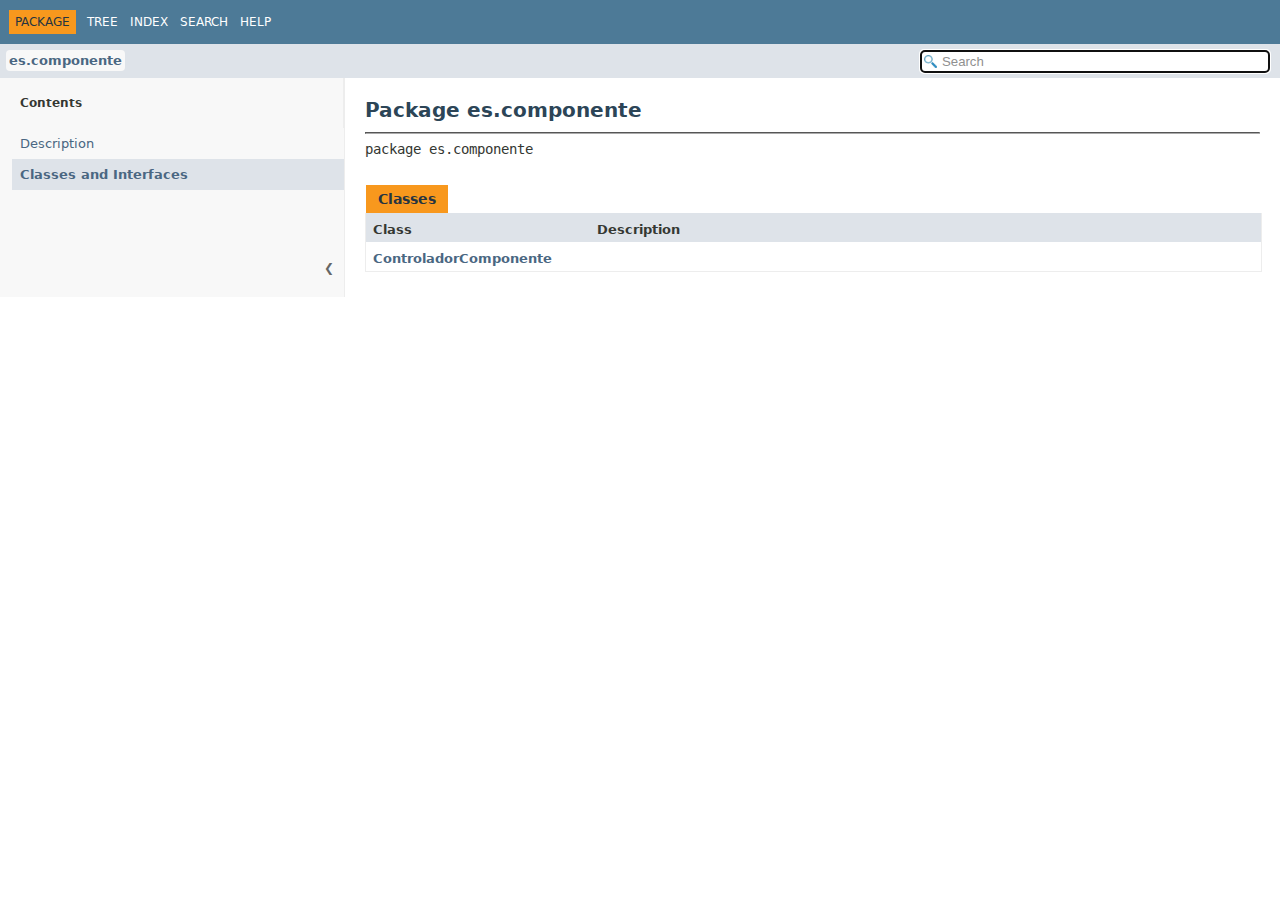
<file: doc/index.html>
<!DOCTYPE HTML>
<html lang="en">
<head>
<!-- Generated by javadoc (23) on Wed May 28 21:32:58 CEST 2025 -->
<title>Generated Documentation (Untitled)</title>
<meta name="viewport" content="width=device-width, initial-scale=1">
<meta http-equiv="Content-Type" content="text/html; charset=utf-8">
<meta name="dc.created" content="2025-05-28">
<meta name="description" content="index redirect">
<meta name="generator" content="javadoc/IndexRedirectWriter">
<link rel="canonical" href="es/componente/package-summary.html">
<link rel="stylesheet" type="text/css" href="resource-files/stylesheet.css" title="Style">
<script type="text/javascript">window.location.replace('es/componente/package-summary.html')</script>
<noscript>
<meta http-equiv="Refresh" content="0;es/componente/package-summary.html">
</noscript>
</head>
<body class="index-redirect-page">
<main role="main">
<noscript>
<p>JavaScript is disabled on your browser.</p>
</noscript>
<p><a href="es/componente/package-summary.html">es/componente/package-summary.html</a></p>
</main>
</body>
</html>
</file>
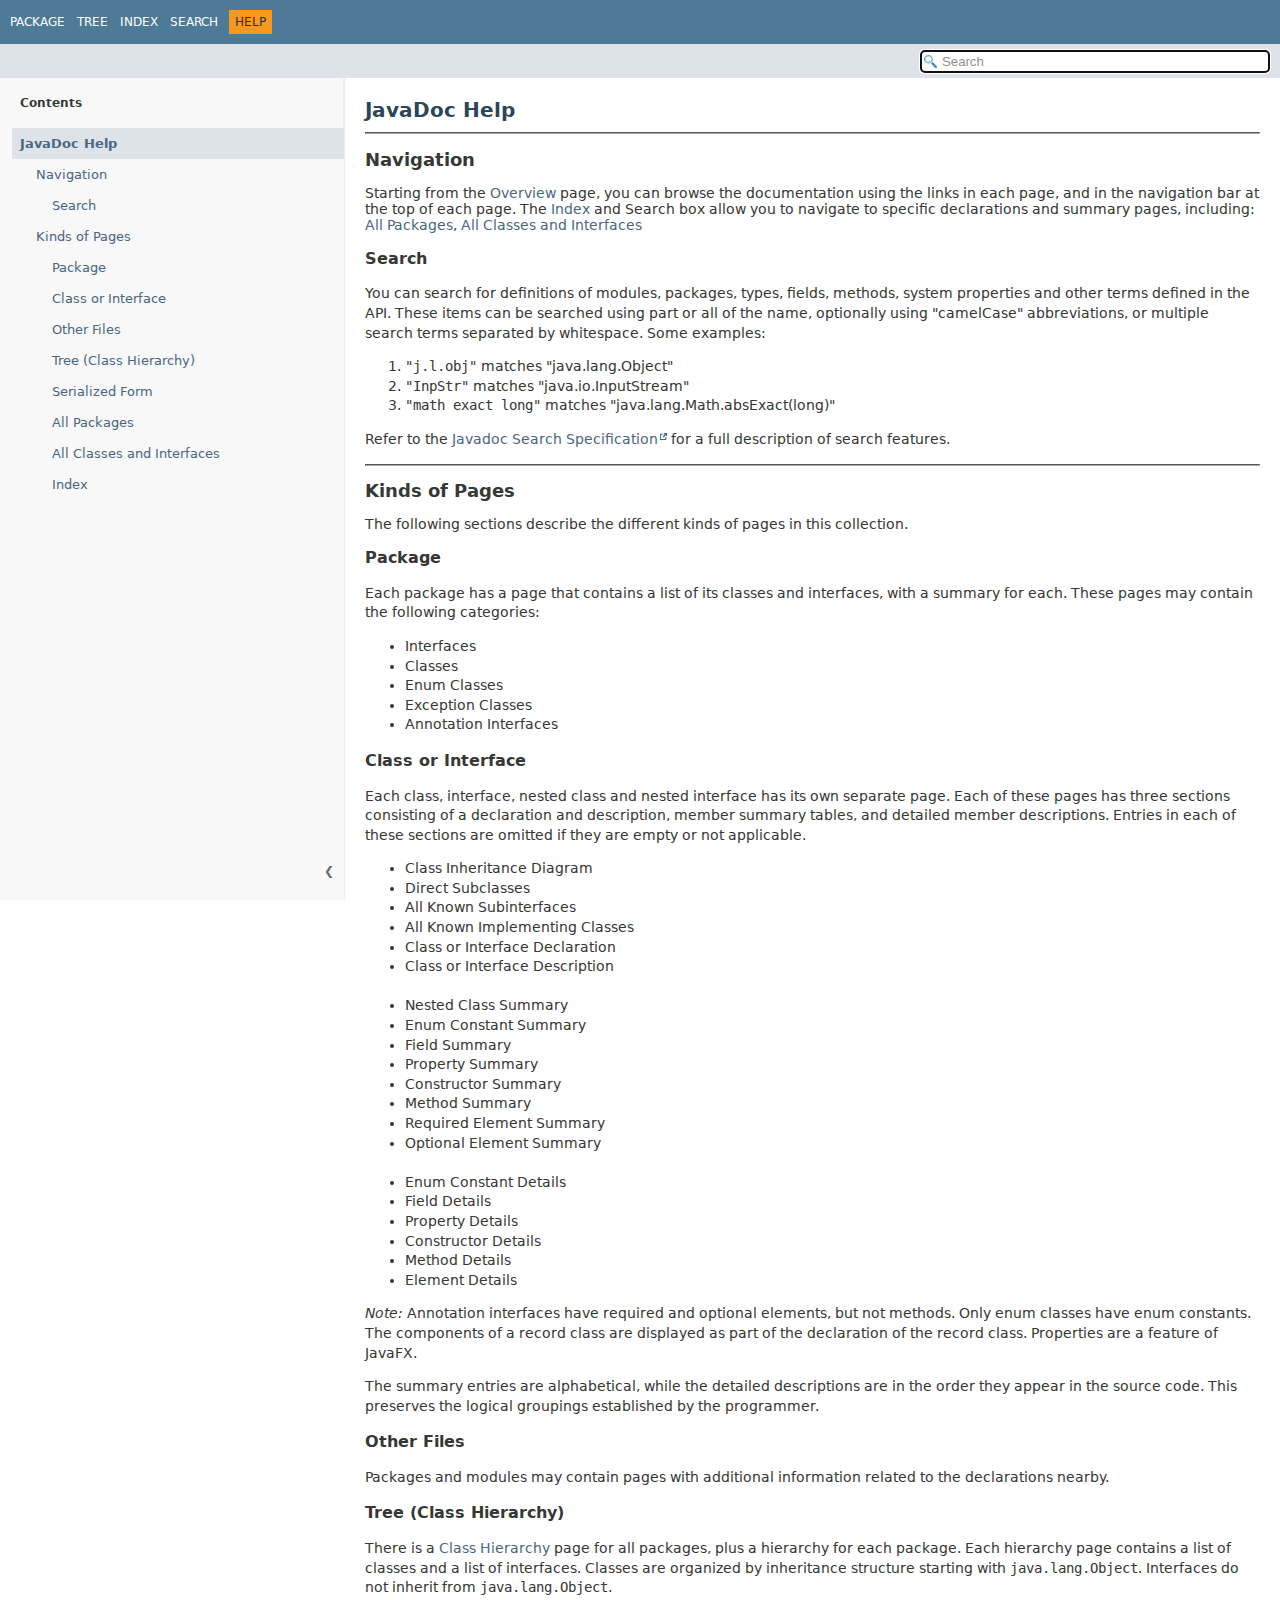
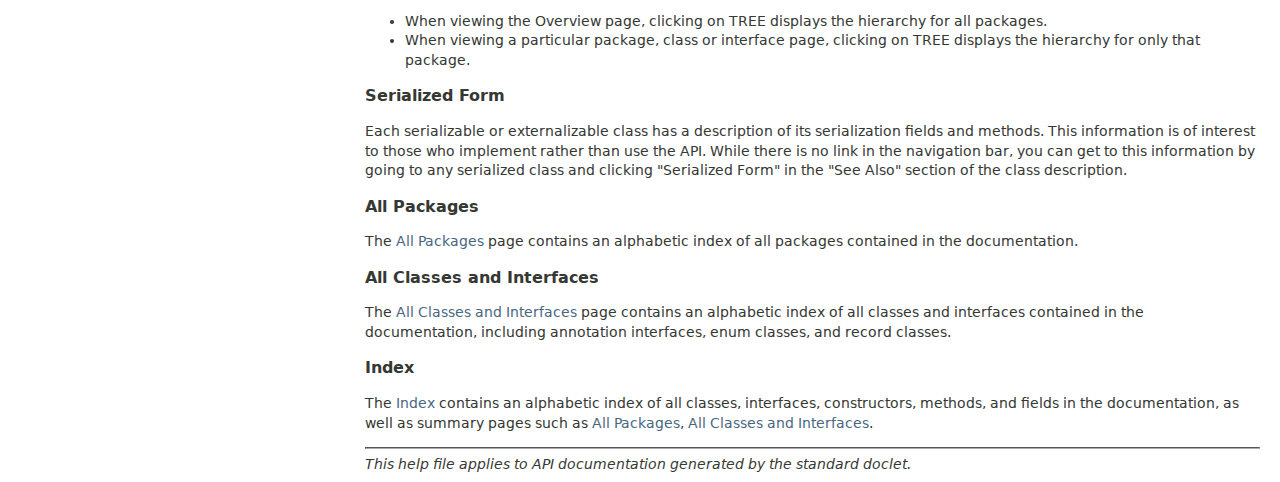
<file: doc/help-doc.html>
<!DOCTYPE HTML>
<html lang="en">
<head>
<!-- Generated by javadoc (23) on Wed May 28 21:32:58 CEST 2025 -->
<title>API Help</title>
<meta name="viewport" content="width=device-width, initial-scale=1">
<meta http-equiv="Content-Type" content="text/html; charset=utf-8">
<meta name="dc.created" content="2025-05-28">
<meta name="description" content="help">
<meta name="generator" content="javadoc/HelpWriter">
<link rel="stylesheet" type="text/css" href="resource-files/jquery-ui.min.css" title="Style">
<link rel="stylesheet" type="text/css" href="resource-files/stylesheet.css" title="Style">
<script type="text/javascript" src="script-files/script.js"></script>
<script type="text/javascript" src="script-files/jquery-3.7.1.min.js"></script>
<script type="text/javascript" src="script-files/jquery-ui.min.js"></script>
</head>
<body class="help-page">
<script type="text/javascript">const pathtoroot = "./";
loadScripts(document, 'script');</script>
<noscript>
<div>JavaScript is disabled on your browser.</div>
</noscript>
<header role="banner">
<nav role="navigation">
<!-- ========= START OF TOP NAVBAR ======= -->
<div class="top-nav" id="navbar-top">
<div class="nav-content">
<div class="nav-menu-button"><button id="navbar-toggle-button" aria-controls="navbar-top" aria-expanded="false" aria-label="Toggle navigation links"><span class="nav-bar-toggle-icon">&nbsp;</span><span class="nav-bar-toggle-icon">&nbsp;</span><span class="nav-bar-toggle-icon">&nbsp;</span></button></div>
<div class="skip-nav"><a href="#skip-navbar-top" title="Skip navigation links">Skip navigation links</a></div>
<ul id="navbar-top-firstrow" class="nav-list" title="Navigation">
<li><a href="es/componente/package-summary.html">Package</a></li>
<li><a href="overview-tree.html">Tree</a></li>
<li><a href="index-all.html">Index</a></li>
<li><a href="search.html">Search</a></li>
<li class="nav-bar-cell1-rev">Help</li>
</ul>
</div>
</div>
<div class="sub-nav">
<div class="nav-content">
<ol class="sub-nav-list"></ol>
<div class="nav-list-search">
<input type="text" id="search-input" disabled placeholder="Search" aria-label="Search in documentation" autocomplete="off">
<input type="reset" id="reset-search" disabled value="Reset">
</div>
</div>
</div>
<!-- ========= END OF TOP NAVBAR ========= -->
<span class="skip-nav" id="skip-navbar-top"></span></nav>
</header>
<div class="main-grid">
<nav role="navigation" class="toc" aria-label="Table of contents">
<div class="toc-header">Contents</div>
<button class="hide-sidebar"><span>Hide sidebar&nbsp;</span>&#10094;</button><button class="show-sidebar">&#10095;<span>&nbsp;Show sidebar</span></button>
<ol class="toc-list">
<li><a href="#" tabindex="0">JavaDoc Help</a>
<ol class="toc-list">
<li><a href="#help-navigation" tabindex="0">Navigation</a>
<ol class="toc-list">
<li><a href="#search" tabindex="0">Search</a></li>
</ol>
</li>
<li><a href="#help-pages" tabindex="0">Kinds of Pages</a>
<ol class="toc-list">
<li><a href="#package" tabindex="0">Package</a></li>
<li><a href="#class" tabindex="0">Class or Interface</a></li>
<li><a href="#doc-file" tabindex="0">Other Files</a></li>
<li><a href="#tree" tabindex="0">Tree (Class Hierarchy)</a></li>
<li><a href="#serialized-form" tabindex="0">Serialized Form</a></li>
<li><a href="#all-packages" tabindex="0">All Packages</a></li>
<li><a href="#all-classes" tabindex="0">All Classes and Interfaces</a></li>
<li><a href="#index" tabindex="0">Index</a></li>
</ol>
</li>
</ol>
</li>
</ol>
</nav>
<main role="main">
<h1 class="title">JavaDoc Help</h1>
<hr>
<div class="sub-title">
<h2 id="help-navigation">Navigation</h2>
Starting from the <a href="index.html">Overview</a> page, you can browse the documentation using the links in each page, and in the navigation bar at the top of each page. The <a href="index-all.html">Index</a> and Search box allow you to navigate to specific declarations and summary pages, including: <a href="allpackages-index.html">All Packages</a>, <a href="allclasses-index.html">All Classes and Interfaces</a>
<section class="help-section" id="search">
<h3>Search</h3>
<p>You can search for definitions of modules, packages, types, fields, methods, system properties and other terms defined in the API. These items can be searched using part or all of the name, optionally using "camelCase" abbreviations, or multiple search terms separated by whitespace. Some examples:</p>
<ol class="toc-list">
<li><code>"j.l.obj"</code> matches "java.lang.Object"</li>
<li><code>"InpStr"</code> matches "java.io.InputStream"</li>
<li><code>"math exact long"</code> matches "java.lang.Math.absExact(long)"</li>
</ol>
<p>Refer to the <a href="https://docs.oracle.com/en/java/javase/23/docs/specs/javadoc/javadoc-search-spec.html">Javadoc Search Specification</a> for a full description of search features.</p>
</section>
</div>
<hr>
<div class="sub-title">
<h2 id="help-pages">Kinds of Pages</h2>
The following sections describe the different kinds of pages in this collection.
<section class="help-section" id="package">
<h3>Package</h3>
<p>Each package has a page that contains a list of its classes and interfaces, with a summary for each. These pages may contain the following categories:</p>
<ul class="help-section-list">
<li>Interfaces</li>
<li>Classes</li>
<li>Enum Classes</li>
<li>Exception Classes</li>
<li>Annotation Interfaces</li>
</ul>
</section>
<section class="help-section" id="class">
<h3>Class or Interface</h3>
<p>Each class, interface, nested class and nested interface has its own separate page. Each of these pages has three sections consisting of a declaration and description, member summary tables, and detailed member descriptions. Entries in each of these sections are omitted if they are empty or not applicable.</p>
<ul class="help-section-list">
<li>Class Inheritance Diagram</li>
<li>Direct Subclasses</li>
<li>All Known Subinterfaces</li>
<li>All Known Implementing Classes</li>
<li>Class or Interface Declaration</li>
<li>Class or Interface Description</li>
</ul>
<br>
<ul class="help-section-list">
<li>Nested Class Summary</li>
<li>Enum Constant Summary</li>
<li>Field Summary</li>
<li>Property Summary</li>
<li>Constructor Summary</li>
<li>Method Summary</li>
<li>Required Element Summary</li>
<li>Optional Element Summary</li>
</ul>
<br>
<ul class="help-section-list">
<li>Enum Constant Details</li>
<li>Field Details</li>
<li>Property Details</li>
<li>Constructor Details</li>
<li>Method Details</li>
<li>Element Details</li>
</ul>
<p><span class="help-note">Note:</span> Annotation interfaces have required and optional elements, but not methods. Only enum classes have enum constants. The components of a record class are displayed as part of the declaration of the record class. Properties are a feature of JavaFX.</p>
<p>The summary entries are alphabetical, while the detailed descriptions are in the order they appear in the source code. This preserves the logical groupings established by the programmer.</p>
</section>
<section class="help-section" id="doc-file">
<h3>Other Files</h3>
<p>Packages and modules may contain pages with additional information related to the declarations nearby.</p>
</section>
<section class="help-section" id="tree">
<h3>Tree (Class Hierarchy)</h3>
<p>There is a <a href="overview-tree.html">Class Hierarchy</a> page for all packages, plus a hierarchy for each package. Each hierarchy page contains a list of classes and a list of interfaces. Classes are organized by inheritance structure starting with <code>java.lang.Object</code>. Interfaces do not inherit from <code>java.lang.Object</code>.</p>
<ul class="help-section-list">
<li>When viewing the Overview page, clicking on TREE displays the hierarchy for all packages.</li>
<li>When viewing a particular package, class or interface page, clicking on TREE displays the hierarchy for only that package.</li>
</ul>
</section>
<section class="help-section" id="serialized-form">
<h3>Serialized Form</h3>
<p>Each serializable or externalizable class has a description of its serialization fields and methods. This information is of interest to those who implement rather than use the API. While there is no link in the navigation bar, you can get to this information by going to any serialized class and clicking "Serialized Form" in the "See Also" section of the class description.</p>
</section>
<section class="help-section" id="all-packages">
<h3>All Packages</h3>
<p>The <a href="allpackages-index.html">All Packages</a> page contains an alphabetic index of all packages contained in the documentation.</p>
</section>
<section class="help-section" id="all-classes">
<h3>All Classes and Interfaces</h3>
<p>The <a href="allclasses-index.html">All Classes and Interfaces</a> page contains an alphabetic index of all classes and interfaces contained in the documentation, including annotation interfaces, enum classes, and record classes.</p>
</section>
<section class="help-section" id="index">
<h3>Index</h3>
<p>The <a href="index-all.html">Index</a> contains an alphabetic index of all classes, interfaces, constructors, methods, and fields in the documentation, as well as summary pages such as <a href="allpackages-index.html">All Packages</a>, <a href="allclasses-index.html">All Classes and Interfaces</a>.</p>
</section>
</div>
<hr>
<span class="help-footnote">This help file applies to API documentation generated by the standard doclet.</span></main>
</div>
</body>
</html>
</file>
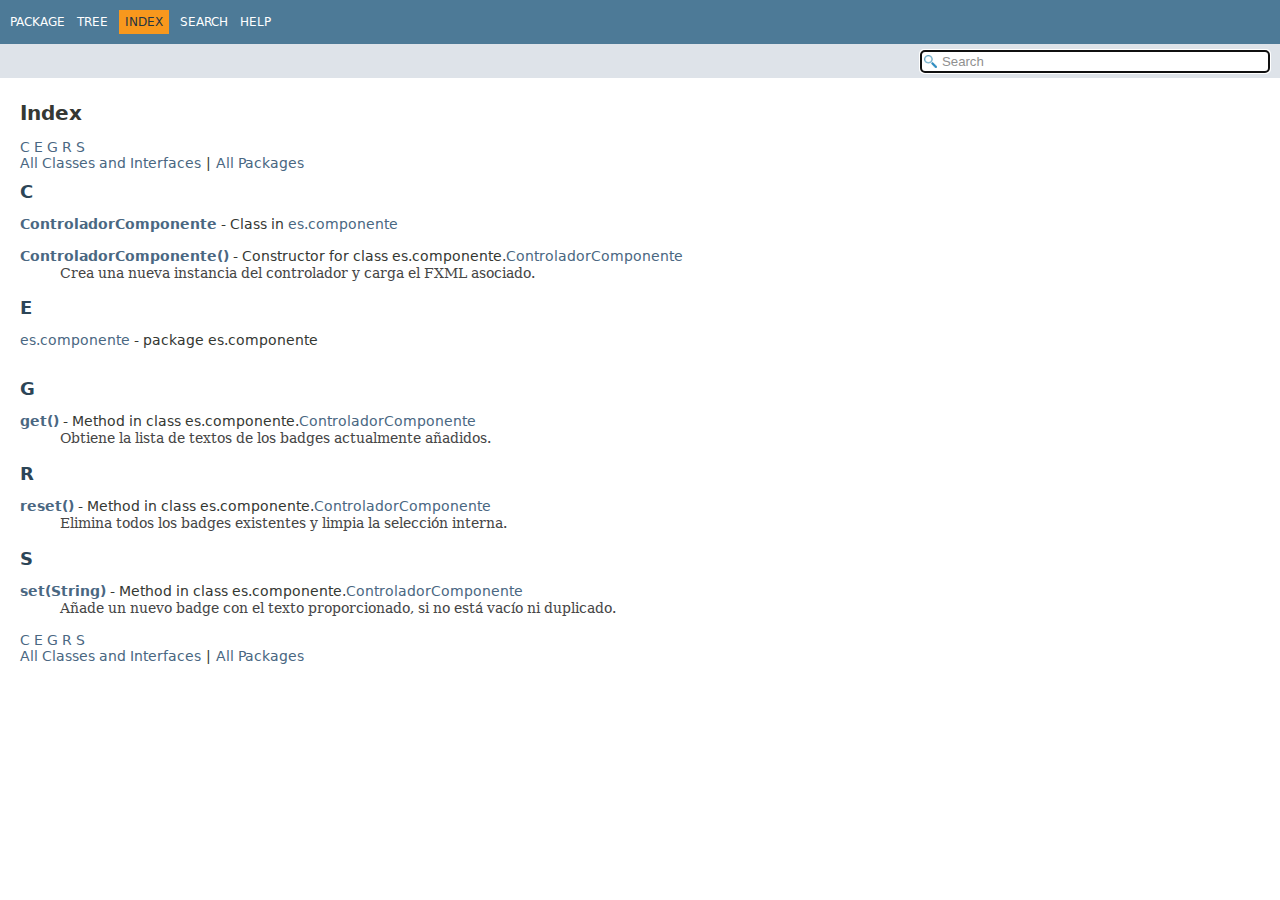
<file: doc/index-all.html>
<!DOCTYPE HTML>
<html lang="en">
<head>
<!-- Generated by javadoc (23) on Wed May 28 21:32:58 CEST 2025 -->
<title>Index</title>
<meta name="viewport" content="width=device-width, initial-scale=1">
<meta http-equiv="Content-Type" content="text/html; charset=utf-8">
<meta name="dc.created" content="2025-05-28">
<meta name="description" content="index">
<meta name="generator" content="javadoc/IndexWriter">
<link rel="stylesheet" type="text/css" href="resource-files/jquery-ui.min.css" title="Style">
<link rel="stylesheet" type="text/css" href="resource-files/stylesheet.css" title="Style">
<script type="text/javascript" src="script-files/script.js"></script>
<script type="text/javascript" src="script-files/jquery-3.7.1.min.js"></script>
<script type="text/javascript" src="script-files/jquery-ui.min.js"></script>
</head>
<body class="index-page">
<script type="text/javascript">const pathtoroot = "./";
loadScripts(document, 'script');</script>
<noscript>
<div>JavaScript is disabled on your browser.</div>
</noscript>
<header role="banner">
<nav role="navigation">
<!-- ========= START OF TOP NAVBAR ======= -->
<div class="top-nav" id="navbar-top">
<div class="nav-content">
<div class="nav-menu-button"><button id="navbar-toggle-button" aria-controls="navbar-top" aria-expanded="false" aria-label="Toggle navigation links"><span class="nav-bar-toggle-icon">&nbsp;</span><span class="nav-bar-toggle-icon">&nbsp;</span><span class="nav-bar-toggle-icon">&nbsp;</span></button></div>
<div class="skip-nav"><a href="#skip-navbar-top" title="Skip navigation links">Skip navigation links</a></div>
<ul id="navbar-top-firstrow" class="nav-list" title="Navigation">
<li><a href="es/componente/package-summary.html">Package</a></li>
<li><a href="overview-tree.html">Tree</a></li>
<li class="nav-bar-cell1-rev">Index</li>
<li><a href="search.html">Search</a></li>
<li><a href="help-doc.html#index">Help</a></li>
</ul>
</div>
</div>
<div class="sub-nav">
<div class="nav-content">
<ol class="sub-nav-list"></ol>
<div class="nav-list-search">
<input type="text" id="search-input" disabled placeholder="Search" aria-label="Search in documentation" autocomplete="off">
<input type="reset" id="reset-search" disabled value="Reset">
</div>
</div>
</div>
<!-- ========= END OF TOP NAVBAR ========= -->
<span class="skip-nav" id="skip-navbar-top"></span></nav>
</header>
<div class="main-grid">
<main role="main">
<div class="header">
<h1>Index</h1>
</div>
<a href="#I:C">C</a>&nbsp;<a href="#I:E">E</a>&nbsp;<a href="#I:G">G</a>&nbsp;<a href="#I:R">R</a>&nbsp;<a href="#I:S">S</a>&nbsp;<br><a href="allclasses-index.html">All&nbsp;Classes&nbsp;and&nbsp;Interfaces</a><span class="vertical-separator">|</span><a href="allpackages-index.html">All&nbsp;Packages</a>
<h2 class="title" id="I:C">C</h2>
<dl class="index">
<dt><a href="es/componente/ControladorComponente.html" class="type-name-link" title="class in es.componente">ControladorComponente</a> - Class in <a href="es/componente/package-summary.html">es.componente</a></dt>
<dd>&nbsp;</dd>
<dt><a href="es/componente/ControladorComponente.html#%3Cinit%3E()" class="member-name-link">ControladorComponente()</a> - Constructor for class es.componente.<a href="es/componente/ControladorComponente.html" title="class in es.componente">ControladorComponente</a></dt>
<dd>
<div class="block">Crea una nueva instancia del controlador y carga el FXML asociado.</div>
</dd>
</dl>
<h2 class="title" id="I:E">E</h2>
<dl class="index">
<dt><a href="es/componente/package-summary.html">es.componente</a> - package es.componente</dt>
<dd>&nbsp;</dd>
</dl>
<h2 class="title" id="I:G">G</h2>
<dl class="index">
<dt><a href="es/componente/ControladorComponente.html#get()" class="member-name-link">get()</a> - Method in class es.componente.<a href="es/componente/ControladorComponente.html" title="class in es.componente">ControladorComponente</a></dt>
<dd>
<div class="block">Obtiene la lista de textos de los badges actualmente añadidos.</div>
</dd>
</dl>
<h2 class="title" id="I:R">R</h2>
<dl class="index">
<dt><a href="es/componente/ControladorComponente.html#reset()" class="member-name-link">reset()</a> - Method in class es.componente.<a href="es/componente/ControladorComponente.html" title="class in es.componente">ControladorComponente</a></dt>
<dd>
<div class="block">Elimina todos los badges existentes y limpia la selección interna.</div>
</dd>
</dl>
<h2 class="title" id="I:S">S</h2>
<dl class="index">
<dt><a href="es/componente/ControladorComponente.html#set(java.lang.String)" class="member-name-link">set(String)</a> - Method in class es.componente.<a href="es/componente/ControladorComponente.html" title="class in es.componente">ControladorComponente</a></dt>
<dd>
<div class="block">Añade un nuevo badge con el texto proporcionado, si no está vacío ni duplicado.</div>
</dd>
</dl>
<a href="#I:C">C</a>&nbsp;<a href="#I:E">E</a>&nbsp;<a href="#I:G">G</a>&nbsp;<a href="#I:R">R</a>&nbsp;<a href="#I:S">S</a>&nbsp;<br><a href="allclasses-index.html">All&nbsp;Classes&nbsp;and&nbsp;Interfaces</a><span class="vertical-separator">|</span><a href="allpackages-index.html">All&nbsp;Packages</a></main>
</div>
</body>
</html>
</file>
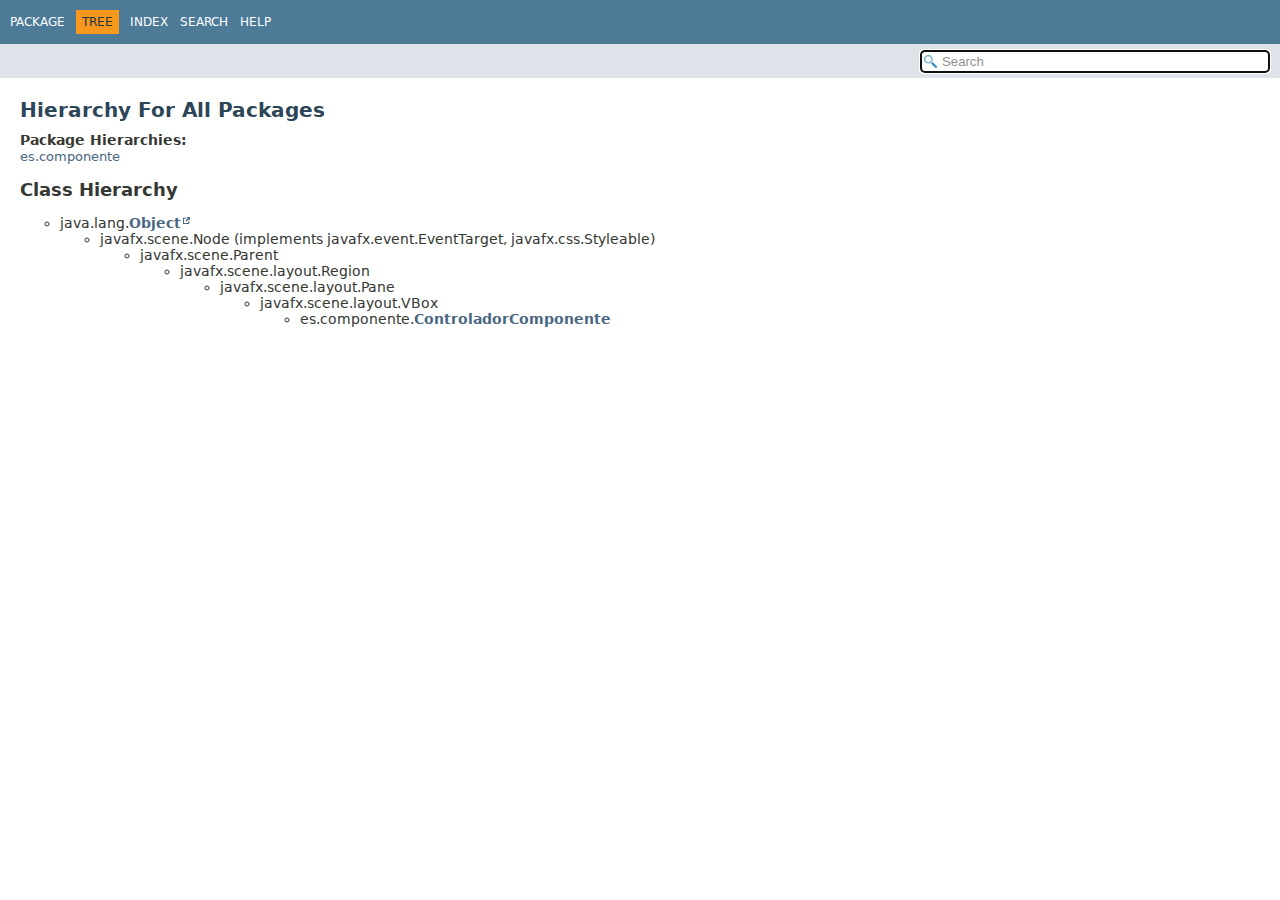
<file: doc/overview-tree.html>
<!DOCTYPE HTML>
<html lang="en">
<head>
<!-- Generated by javadoc (23) on Wed May 28 21:32:58 CEST 2025 -->
<title>Class Hierarchy</title>
<meta name="viewport" content="width=device-width, initial-scale=1">
<meta http-equiv="Content-Type" content="text/html; charset=utf-8">
<meta name="dc.created" content="2025-05-28">
<meta name="description" content="class tree">
<meta name="generator" content="javadoc/TreeWriter">
<link rel="stylesheet" type="text/css" href="resource-files/jquery-ui.min.css" title="Style">
<link rel="stylesheet" type="text/css" href="resource-files/stylesheet.css" title="Style">
<script type="text/javascript" src="script-files/script.js"></script>
<script type="text/javascript" src="script-files/jquery-3.7.1.min.js"></script>
<script type="text/javascript" src="script-files/jquery-ui.min.js"></script>
</head>
<body class="tree-page">
<script type="text/javascript">const pathtoroot = "./";
loadScripts(document, 'script');</script>
<noscript>
<div>JavaScript is disabled on your browser.</div>
</noscript>
<header role="banner">
<nav role="navigation">
<!-- ========= START OF TOP NAVBAR ======= -->
<div class="top-nav" id="navbar-top">
<div class="nav-content">
<div class="nav-menu-button"><button id="navbar-toggle-button" aria-controls="navbar-top" aria-expanded="false" aria-label="Toggle navigation links"><span class="nav-bar-toggle-icon">&nbsp;</span><span class="nav-bar-toggle-icon">&nbsp;</span><span class="nav-bar-toggle-icon">&nbsp;</span></button></div>
<div class="skip-nav"><a href="#skip-navbar-top" title="Skip navigation links">Skip navigation links</a></div>
<ul id="navbar-top-firstrow" class="nav-list" title="Navigation">
<li><a href="es/componente/package-summary.html">Package</a></li>
<li class="nav-bar-cell1-rev">Tree</li>
<li><a href="index-all.html">Index</a></li>
<li><a href="search.html">Search</a></li>
<li><a href="help-doc.html#tree">Help</a></li>
</ul>
</div>
</div>
<div class="sub-nav">
<div class="nav-content">
<ol class="sub-nav-list"></ol>
<div class="nav-list-search">
<input type="text" id="search-input" disabled placeholder="Search" aria-label="Search in documentation" autocomplete="off">
<input type="reset" id="reset-search" disabled value="Reset">
</div>
</div>
</div>
<!-- ========= END OF TOP NAVBAR ========= -->
<span class="skip-nav" id="skip-navbar-top"></span></nav>
</header>
<div class="main-grid">
<main role="main">
<div class="header">
<h1 class="title">Hierarchy For All Packages</h1>
</div>
<span class="package-hierarchy-label">Package Hierarchies:</span>
<ul class="horizontal contents-list">
<li><a href="es/componente/package-tree.html">es.componente</a></li>
</ul>
<section class="hierarchy">
<h2 title="Class Hierarchy">Class Hierarchy</h2>
<ul>
<li class="circle">java.lang.<a href="https://docs.oracle.com/en/java/javase/23/docs/api/java.base/java/lang/Object.html" class="type-name-link external-link" title="class or interface in java.lang">Object</a>
<ul>
<li class="circle">javafx.scene.Node (implements javafx.event.EventTarget, javafx.css.Styleable)
<ul>
<li class="circle">javafx.scene.Parent
<ul>
<li class="circle">javafx.scene.layout.Region
<ul>
<li class="circle">javafx.scene.layout.Pane
<ul>
<li class="circle">javafx.scene.layout.VBox
<ul>
<li class="circle">es.componente.<a href="es/componente/ControladorComponente.html" class="type-name-link" title="class in es.componente">ControladorComponente</a></li>
</ul>
</li>
</ul>
</li>
</ul>
</li>
</ul>
</li>
</ul>
</li>
</ul>
</li>
</ul>
</section>
</main>
</div>
</body>
</html>
</file>
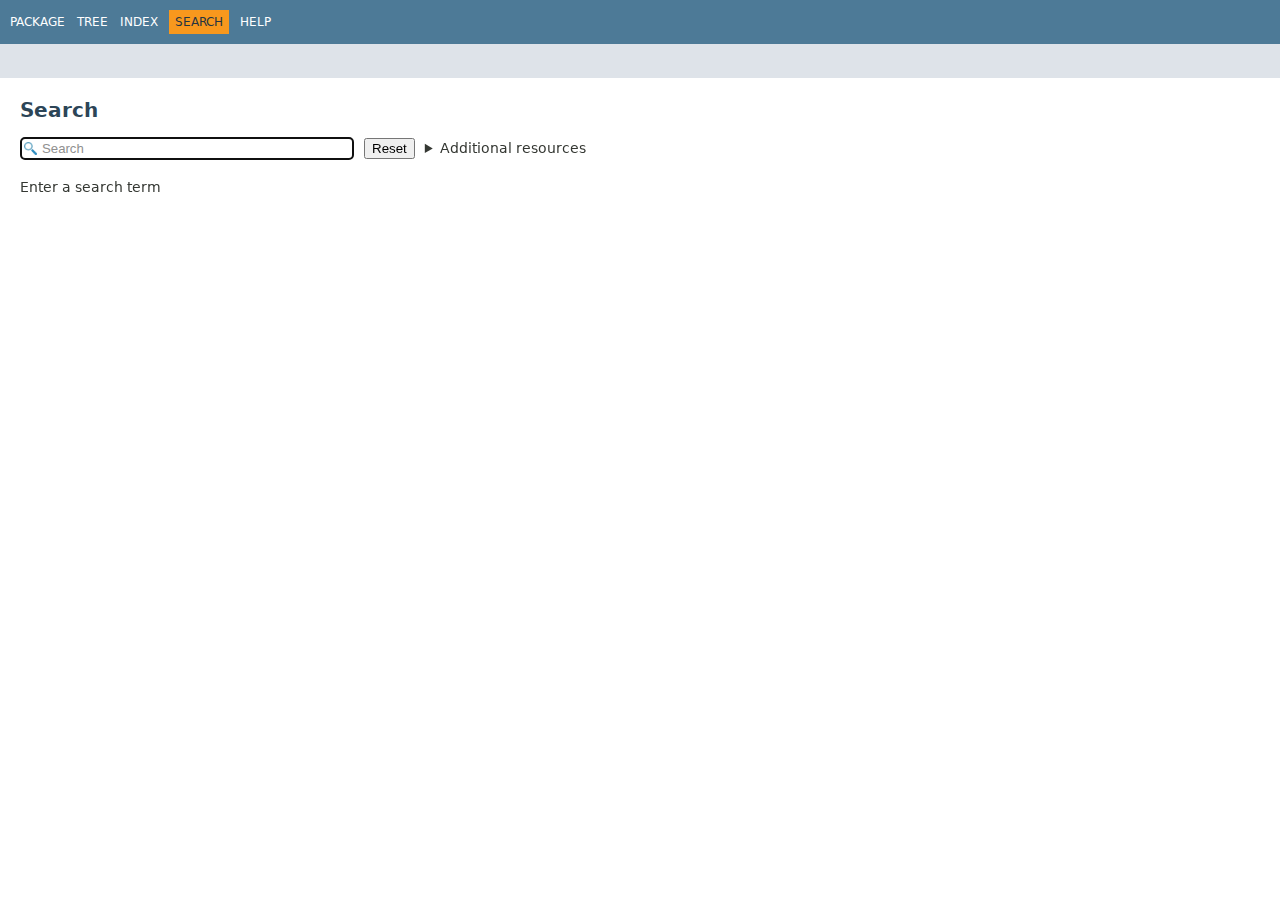
<file: doc/search.html>
<!DOCTYPE HTML>
<html lang="en">
<head>
<!-- Generated by javadoc (23) on Wed May 28 21:32:58 CEST 2025 -->
<title>Search</title>
<meta name="viewport" content="width=device-width, initial-scale=1">
<meta http-equiv="Content-Type" content="text/html; charset=utf-8">
<meta name="dc.created" content="2025-05-28">
<meta name="description" content="search">
<meta name="generator" content="javadoc/SearchWriter">
<link rel="stylesheet" type="text/css" href="resource-files/jquery-ui.min.css" title="Style">
<link rel="stylesheet" type="text/css" href="resource-files/stylesheet.css" title="Style">
<script type="text/javascript" src="script-files/script.js"></script>
<script type="text/javascript" src="script-files/jquery-3.7.1.min.js"></script>
<script type="text/javascript" src="script-files/jquery-ui.min.js"></script>
</head>
<body class="search-page">
<script type="text/javascript">const pathtoroot = "./";
loadScripts(document, 'script');</script>
<noscript>
<div>JavaScript is disabled on your browser.</div>
</noscript>
<header role="banner">
<nav role="navigation">
<!-- ========= START OF TOP NAVBAR ======= -->
<div class="top-nav" id="navbar-top">
<div class="nav-content">
<div class="nav-menu-button"><button id="navbar-toggle-button" aria-controls="navbar-top" aria-expanded="false" aria-label="Toggle navigation links"><span class="nav-bar-toggle-icon">&nbsp;</span><span class="nav-bar-toggle-icon">&nbsp;</span><span class="nav-bar-toggle-icon">&nbsp;</span></button></div>
<div class="skip-nav"><a href="#skip-navbar-top" title="Skip navigation links">Skip navigation links</a></div>
<ul id="navbar-top-firstrow" class="nav-list" title="Navigation">
<li><a href="es/componente/package-summary.html">Package</a></li>
<li><a href="overview-tree.html">Tree</a></li>
<li><a href="index-all.html">Index</a></li>
<li class="nav-bar-cell1-rev">Search</li>
<li><a href="help-doc.html#search">Help</a></li>
</ul>
</div>
</div>
<div class="sub-nav">
<div class="nav-content">
<ol class="sub-nav-list"></ol>
</div>
</div>
<!-- ========= END OF TOP NAVBAR ========= -->
<span class="skip-nav" id="skip-navbar-top"></span></nav>
</header>
<div class="main-grid">
<main role="main">
<h1 class="title">Search</h1>
<div>
<input type="text" id="page-search-input" disabled placeholder="Search" aria-label="Search in documentation" autocomplete="off">
<input type="reset" id="page-search-reset" disabled value="Reset" style="margin: 6px;">
<details class="page-search-details">
<summary id="page-search-expand">Additional resources</summary>
</details>
</div>
<div class="page-search-info">
<p>The <a href="help-doc.html#search">help page</a> provides an introduction to the scope and syntax of JavaDoc search.</p>
<p>You can use the &lt;ctrl&gt; or &lt;cmd&gt; keys in combination with the left and right arrow keys to switch between result tabs in this page.</p>
<p>The URL template below may be used to configure this page as a search engine in browsers that support this feature. It has been tested to work in Google Chrome and Mozilla Firefox. Note that other browsers may not support this feature or require a different URL format.</p>
<span id="page-search-link">link</span><button class="copy" aria-label="Copy URL" id="page-search-copy"><img src="resource-files/copy.svg" alt="Copy URL"><span data-copied="Copied!">Copy</span></button>
<p>
<input type="checkbox" id="search-redirect" disabled>
<label for="search-redirect">Redirect to first result</label></p>
</div>
<p id="page-search-notify">Loading search index...</p>
<div id="result-section" style="display: none;">
<div id="result-container"></div>
<script type="text/javascript" src="script-files/search-page.js"></script>
</div>
</main>
</div>
</body>
</html>
</file>
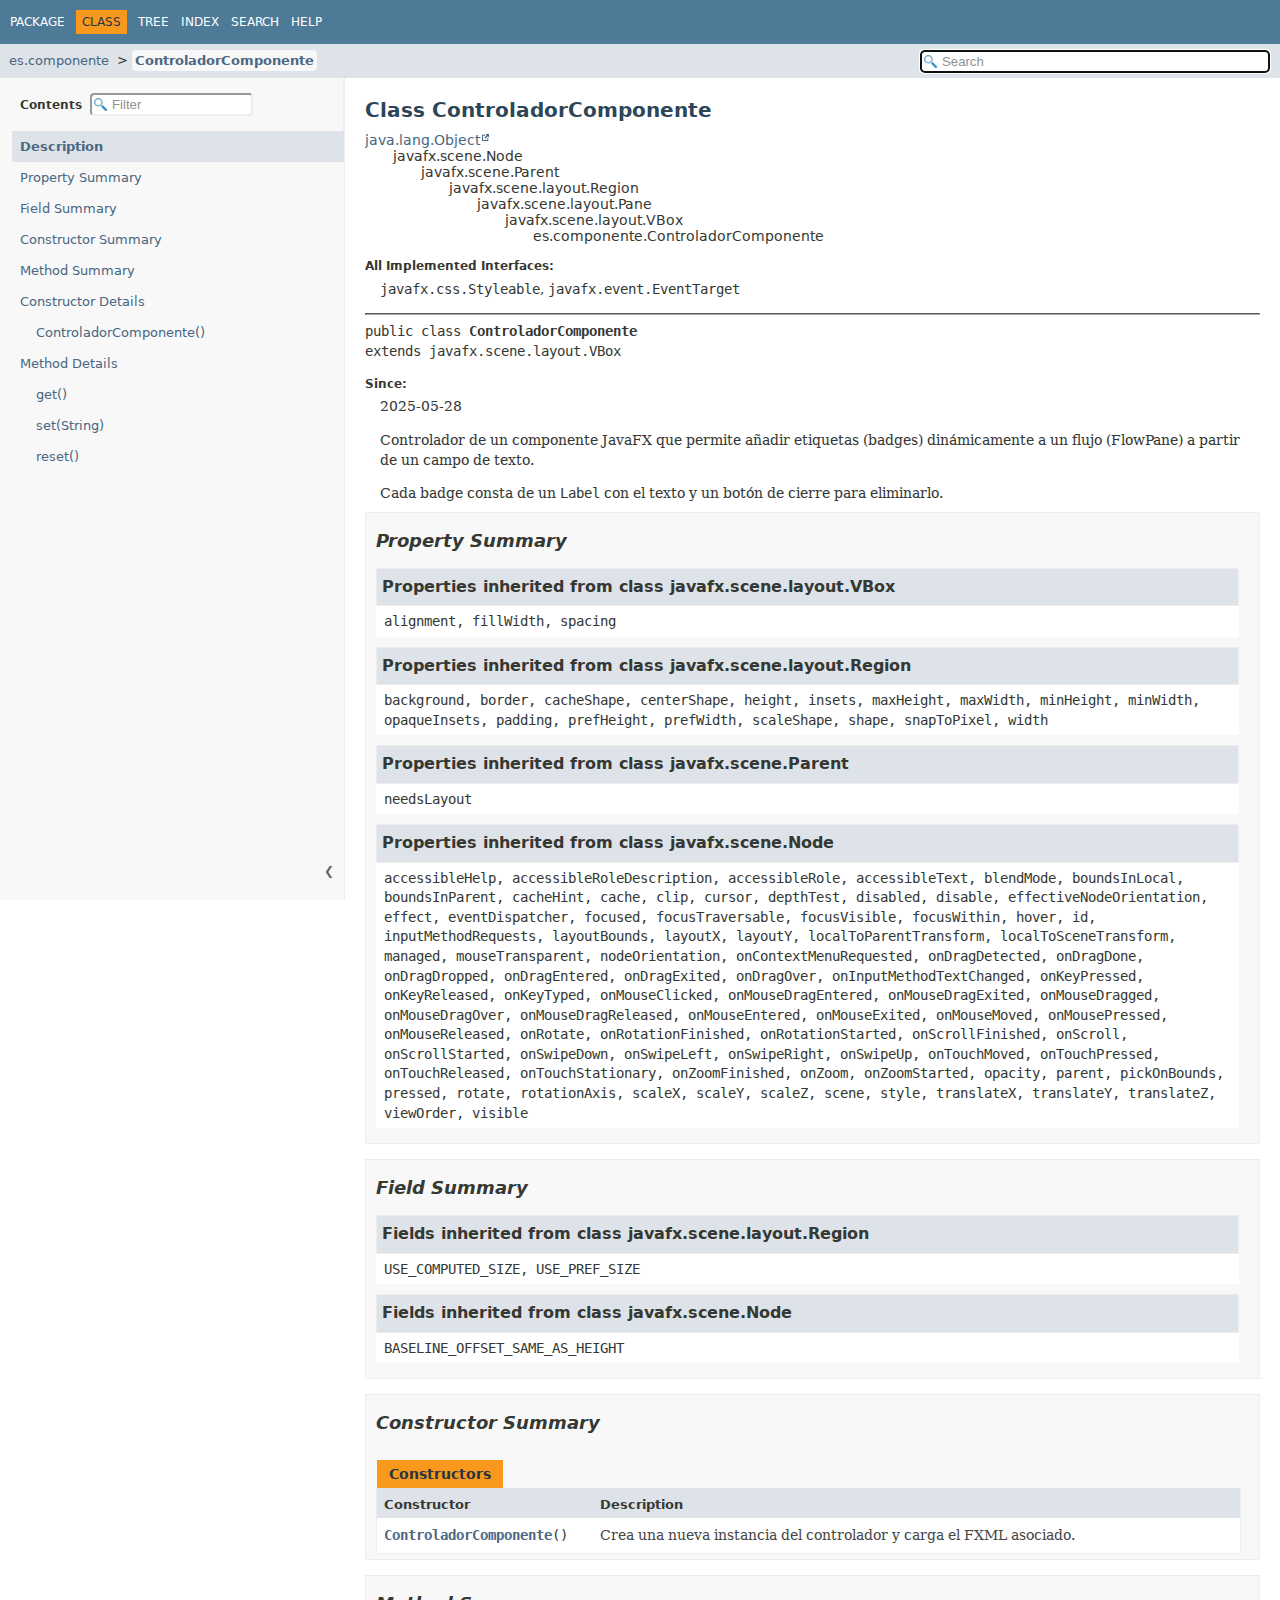
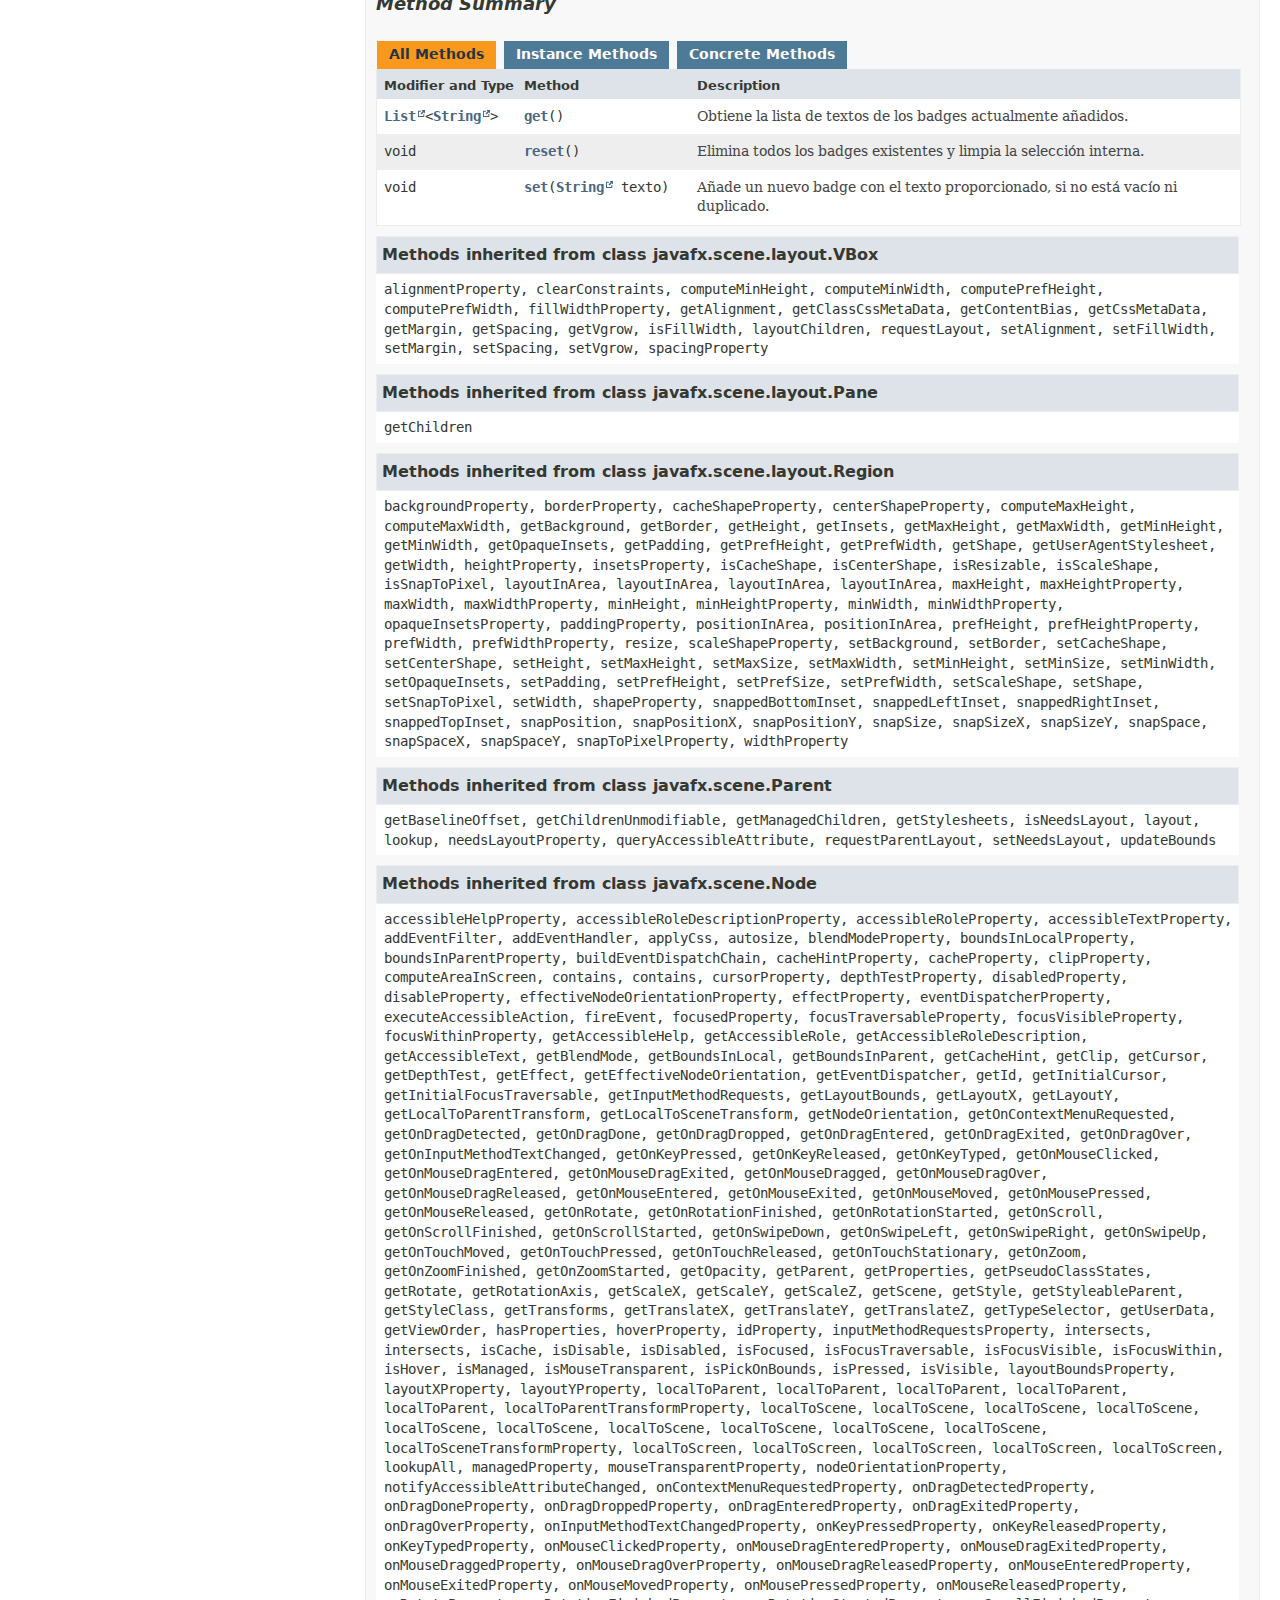
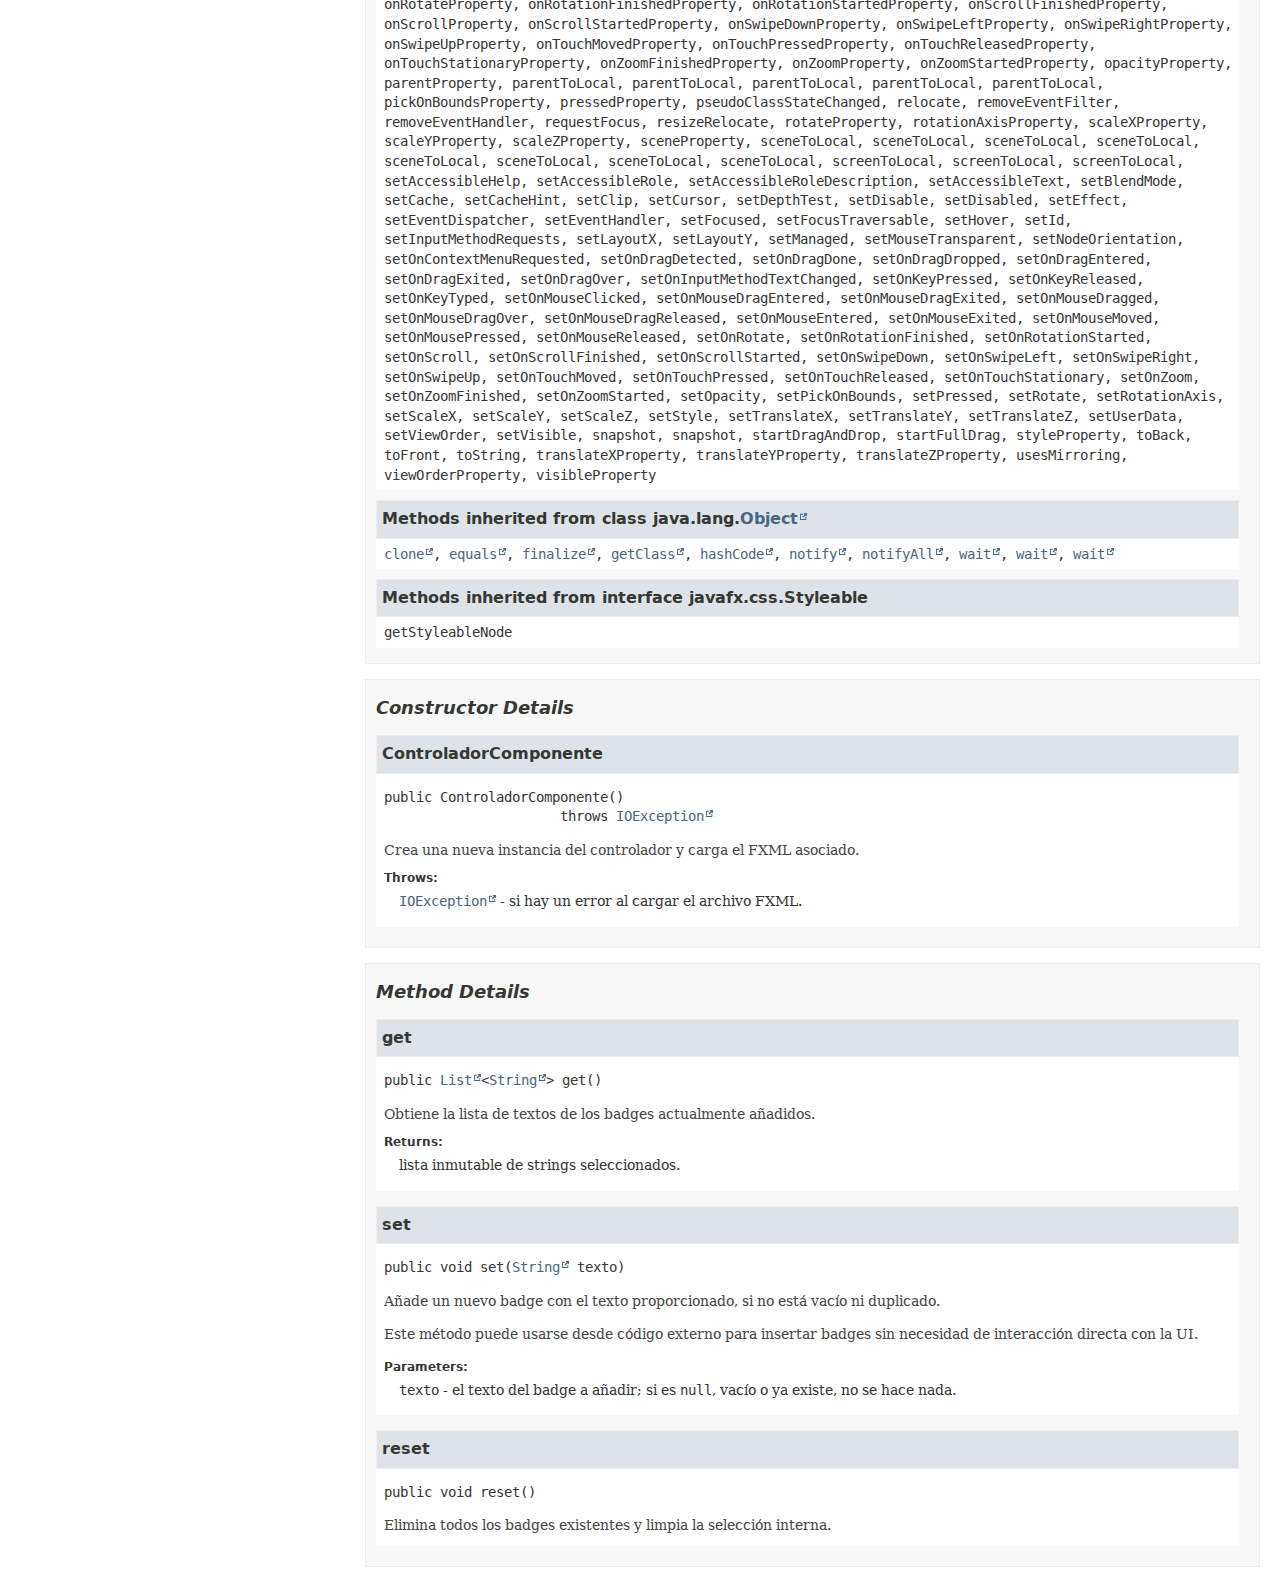
<file: doc/es/componente/ControladorComponente.html>
<!DOCTYPE HTML>
<html lang="en">
<head>
<!-- Generated by javadoc (23) on Wed May 28 21:32:58 CEST 2025 -->
<title>ControladorComponente</title>
<meta name="viewport" content="width=device-width, initial-scale=1">
<meta http-equiv="Content-Type" content="text/html; charset=utf-8">
<meta name="dc.created" content="2025-05-28">
<meta name="description" content="declaration: package: es.componente, class: ControladorComponente">
<meta name="generator" content="javadoc/ClassWriter">
<link rel="stylesheet" type="text/css" href="../../resource-files/jquery-ui.min.css" title="Style">
<link rel="stylesheet" type="text/css" href="../../resource-files/stylesheet.css" title="Style">
<script type="text/javascript" src="../../script-files/script.js"></script>
<script type="text/javascript" src="../../script-files/jquery-3.7.1.min.js"></script>
<script type="text/javascript" src="../../script-files/jquery-ui.min.js"></script>
</head>
<body class="class-declaration-page">
<script type="text/javascript">const pathtoroot = "../../";
loadScripts(document, 'script');</script>
<noscript>
<div>JavaScript is disabled on your browser.</div>
</noscript>
<header role="banner">
<nav role="navigation">
<!-- ========= START OF TOP NAVBAR ======= -->
<div class="top-nav" id="navbar-top">
<div class="nav-content">
<div class="nav-menu-button"><button id="navbar-toggle-button" aria-controls="navbar-top" aria-expanded="false" aria-label="Toggle navigation links"><span class="nav-bar-toggle-icon">&nbsp;</span><span class="nav-bar-toggle-icon">&nbsp;</span><span class="nav-bar-toggle-icon">&nbsp;</span></button></div>
<div class="skip-nav"><a href="#skip-navbar-top" title="Skip navigation links">Skip navigation links</a></div>
<ul id="navbar-top-firstrow" class="nav-list" title="Navigation">
<li><a href="package-summary.html">Package</a></li>
<li class="nav-bar-cell1-rev">Class</li>
<li><a href="package-tree.html">Tree</a></li>
<li><a href="../../index-all.html">Index</a></li>
<li><a href="../../search.html">Search</a></li>
<li><a href="../../help-doc.html#class">Help</a></li>
</ul>
</div>
</div>
<div class="sub-nav">
<div class="nav-content">
<ol class="sub-nav-list">
<li><a href="package-summary.html">es.componente</a></li>
<li><a href="ControladorComponente.html" class="current-selection">ControladorComponente</a></li>
</ol>
<div class="nav-list-search">
<input type="text" id="search-input" disabled placeholder="Search" aria-label="Search in documentation" autocomplete="off">
<input type="reset" id="reset-search" disabled value="Reset">
</div>
</div>
</div>
<!-- ========= END OF TOP NAVBAR ========= -->
<span class="skip-nav" id="skip-navbar-top"></span></nav>
</header>
<div class="main-grid">
<nav role="navigation" class="toc" aria-label="Table of contents">
<div class="toc-header">Contents&nbsp;
<input type="text" class="filter-input" disabled placeholder="Filter" aria-label="Filter table of contents" autocomplete="off">
<input type="reset" class="reset-filter" disabled value="Reset">
</div>
<button class="hide-sidebar"><span>Hide sidebar&nbsp;</span>&#10094;</button><button class="show-sidebar">&#10095;<span>&nbsp;Show sidebar</span></button>
<ol class="toc-list">
<li><a href="#" tabindex="0">Description</a></li>
<li><a href="#property-summary" tabindex="0">Property Summary</a></li>
<li><a href="#field-summary" tabindex="0">Field Summary</a></li>
<li><a href="#constructor-summary" tabindex="0">Constructor Summary</a></li>
<li><a href="#method-summary" tabindex="0">Method Summary</a></li>
<li><a href="#constructor-detail" tabindex="0">Constructor Details</a>
<ol class="toc-list">
<li><a href="#%3Cinit%3E()" tabindex="0">ControladorComponente()</a></li>
</ol>
</li>
<li><a href="#method-detail" tabindex="0">Method Details</a>
<ol class="toc-list">
<li><a href="#get()" tabindex="0">get()</a></li>
<li><a href="#set(java.lang.String)" tabindex="0">set(String)</a></li>
<li><a href="#reset()" tabindex="0">reset()</a></li>
</ol>
</li>
</ol>
</nav>
<main role="main">
<!-- ======== START OF CLASS DATA ======== -->
<div class="header">
<h1 title="Class ControladorComponente" class="title">Class ControladorComponente</h1>
</div>
<div class="inheritance" title="Inheritance Tree"><a href="https://docs.oracle.com/en/java/javase/23/docs/api/java.base/java/lang/Object.html" title="class or interface in java.lang" class="external-link">java.lang.Object</a>
<div class="inheritance">javafx.scene.Node
<div class="inheritance">javafx.scene.Parent
<div class="inheritance">javafx.scene.layout.Region
<div class="inheritance">javafx.scene.layout.Pane
<div class="inheritance">javafx.scene.layout.VBox
<div class="inheritance">es.componente.ControladorComponente</div>
</div>
</div>
</div>
</div>
</div>
</div>
<section class="class-description" id="class-description">
<div class="horizontal-scroll">
<dl class="notes">
<dt>All Implemented Interfaces:</dt>
<dd><code>javafx.css.Styleable</code>, <code>javafx.event.EventTarget</code></dd>
</dl>
<hr>
<div class="type-signature"><span class="modifiers">public class </span><span class="element-name type-name-label">ControladorComponente</span>
<span class="extends-implements">extends javafx.scene.layout.VBox</span></div>
<dl class="notes">
<dt>Since:</dt>
<dd>2025-05-28
 <p>
 Controlador de un componente JavaFX que permite añadir etiquetas (badges)
 dinámicamente a un flujo (FlowPane) a partir de un campo de texto.
 <p>
 Cada badge consta de un <code>Label</code> con el texto y un botón de cierre
 para eliminarlo.
 </p></dd>
</dl>
</div>
</section>
<section class="summary">
<ul class="summary-list">
<!-- =========== PROPERTY SUMMARY =========== -->
<li>
<section class="property-summary" id="property-summary">
<h2>Property Summary</h2>
<div class="inherited-list">
<h3 id="properties-inherited-from-class-javafx.scene.layout.VBox">Properties inherited from class&nbsp;javafx.scene.layout.VBox</h3>
<code>alignment, fillWidth, spacing</code></div>
<div class="inherited-list">
<h3 id="properties-inherited-from-class-javafx.scene.layout.Region">Properties inherited from class&nbsp;javafx.scene.layout.Region</h3>
<code>background, border, cacheShape, centerShape, height, insets, maxHeight, maxWidth, minHeight, minWidth, opaqueInsets, padding, prefHeight, prefWidth, scaleShape, shape, snapToPixel, width</code></div>
<div class="inherited-list">
<h3 id="properties-inherited-from-class-javafx.scene.Parent">Properties inherited from class&nbsp;javafx.scene.Parent</h3>
<code>needsLayout</code></div>
<div class="inherited-list">
<h3 id="properties-inherited-from-class-javafx.scene.Node">Properties inherited from class&nbsp;javafx.scene.Node</h3>
<code>accessibleHelp, accessibleRoleDescription, accessibleRole, accessibleText, blendMode, boundsInLocal, boundsInParent, cacheHint, cache, clip, cursor, depthTest, disabled, disable, effectiveNodeOrientation, effect, eventDispatcher, focused, focusTraversable, focusVisible, focusWithin, hover, id, inputMethodRequests, layoutBounds, layoutX, layoutY, localToParentTransform, localToSceneTransform, managed, mouseTransparent, nodeOrientation, onContextMenuRequested, onDragDetected, onDragDone, onDragDropped, onDragEntered, onDragExited, onDragOver, onInputMethodTextChanged, onKeyPressed, onKeyReleased, onKeyTyped, onMouseClicked, onMouseDragEntered, onMouseDragExited, onMouseDragged, onMouseDragOver, onMouseDragReleased, onMouseEntered, onMouseExited, onMouseMoved, onMousePressed, onMouseReleased, onRotate, onRotationFinished, onRotationStarted, onScrollFinished, onScroll, onScrollStarted, onSwipeDown, onSwipeLeft, onSwipeRight, onSwipeUp, onTouchMoved, onTouchPressed, onTouchReleased, onTouchStationary, onZoomFinished, onZoom, onZoomStarted, opacity, parent, pickOnBounds, pressed, rotate, rotationAxis, scaleX, scaleY, scaleZ, scene, style, translateX, translateY, translateZ, viewOrder, visible</code></div>
</section>
</li>
<!-- =========== FIELD SUMMARY =========== -->
<li>
<section class="field-summary" id="field-summary">
<h2>Field Summary</h2>
<div class="inherited-list">
<h3 id="fields-inherited-from-class-javafx.scene.layout.Region">Fields inherited from class&nbsp;javafx.scene.layout.Region</h3>
<code>USE_COMPUTED_SIZE, USE_PREF_SIZE</code></div>
<div class="inherited-list">
<h3 id="fields-inherited-from-class-javafx.scene.Node">Fields inherited from class&nbsp;javafx.scene.Node</h3>
<code>BASELINE_OFFSET_SAME_AS_HEIGHT</code></div>
</section>
</li>
<!-- ======== CONSTRUCTOR SUMMARY ======== -->
<li>
<section class="constructor-summary" id="constructor-summary">
<h2>Constructor Summary</h2>
<div class="caption"><span>Constructors</span></div>
<div class="summary-table two-column-summary">
<div class="table-header col-first">Constructor</div>
<div class="table-header col-last">Description</div>
<div class="col-constructor-name even-row-color"><code><a href="#%3Cinit%3E()" class="member-name-link">ControladorComponente</a>()</code></div>
<div class="col-last even-row-color">
<div class="block">Crea una nueva instancia del controlador y carga el FXML asociado.</div>
</div>
</div>
</section>
</li>
<!-- ========== METHOD SUMMARY =========== -->
<li>
<section class="method-summary" id="method-summary">
<h2>Method Summary</h2>
<div id="method-summary-table">
<div class="table-tabs" role="tablist" aria-orientation="horizontal"><button id="method-summary-table-tab0" role="tab" aria-selected="true" aria-controls="method-summary-table.tabpanel" tabindex="0" onkeydown="switchTab(event)" onclick="show('method-summary-table', 'method-summary-table', 3)" class="active-table-tab">All Methods</button><button id="method-summary-table-tab2" role="tab" aria-selected="false" aria-controls="method-summary-table.tabpanel" tabindex="-1" onkeydown="switchTab(event)" onclick="show('method-summary-table', 'method-summary-table-tab2', 3)" class="table-tab">Instance Methods</button><button id="method-summary-table-tab4" role="tab" aria-selected="false" aria-controls="method-summary-table.tabpanel" tabindex="-1" onkeydown="switchTab(event)" onclick="show('method-summary-table', 'method-summary-table-tab4', 3)" class="table-tab">Concrete Methods</button></div>
<div id="method-summary-table.tabpanel" role="tabpanel" aria-labelledby="method-summary-table-tab0">
<div class="summary-table three-column-summary">
<div class="table-header col-first">Modifier and Type</div>
<div class="table-header col-second">Method</div>
<div class="table-header col-last">Description</div>
<div class="col-first even-row-color method-summary-table method-summary-table-tab2 method-summary-table-tab4"><code><a href="https://docs.oracle.com/en/java/javase/23/docs/api/java.base/java/util/List.html" title="class or interface in java.util" class="external-link">List</a><wbr>&lt;<a href="https://docs.oracle.com/en/java/javase/23/docs/api/java.base/java/lang/String.html" title="class or interface in java.lang" class="external-link">String</a>&gt;</code></div>
<div class="col-second even-row-color method-summary-table method-summary-table-tab2 method-summary-table-tab4"><code><a href="#get()" class="member-name-link">get</a>()</code></div>
<div class="col-last even-row-color method-summary-table method-summary-table-tab2 method-summary-table-tab4">
<div class="block">Obtiene la lista de textos de los badges actualmente añadidos.</div>
</div>
<div class="col-first odd-row-color method-summary-table method-summary-table-tab2 method-summary-table-tab4"><code>void</code></div>
<div class="col-second odd-row-color method-summary-table method-summary-table-tab2 method-summary-table-tab4"><code><a href="#reset()" class="member-name-link">reset</a>()</code></div>
<div class="col-last odd-row-color method-summary-table method-summary-table-tab2 method-summary-table-tab4">
<div class="block">Elimina todos los badges existentes y limpia la selección interna.</div>
</div>
<div class="col-first even-row-color method-summary-table method-summary-table-tab2 method-summary-table-tab4"><code>void</code></div>
<div class="col-second even-row-color method-summary-table method-summary-table-tab2 method-summary-table-tab4"><code><a href="#set(java.lang.String)" class="member-name-link">set</a><wbr>(<a href="https://docs.oracle.com/en/java/javase/23/docs/api/java.base/java/lang/String.html" title="class or interface in java.lang" class="external-link">String</a>&nbsp;texto)</code></div>
<div class="col-last even-row-color method-summary-table method-summary-table-tab2 method-summary-table-tab4">
<div class="block">Añade un nuevo badge con el texto proporcionado, si no está vacío ni duplicado.</div>
</div>
</div>
</div>
</div>
<div class="inherited-list">
<h3 id="methods-inherited-from-class-javafx.scene.layout.VBox">Methods inherited from class&nbsp;javafx.scene.layout.VBox</h3>
<code>alignmentProperty, clearConstraints, computeMinHeight, computeMinWidth, computePrefHeight, computePrefWidth, fillWidthProperty, getAlignment, getClassCssMetaData, getContentBias, getCssMetaData, getMargin, getSpacing, getVgrow, isFillWidth, layoutChildren, requestLayout, setAlignment, setFillWidth, setMargin, setSpacing, setVgrow, spacingProperty</code></div>
<div class="inherited-list">
<h3 id="methods-inherited-from-class-javafx.scene.layout.Pane">Methods inherited from class&nbsp;javafx.scene.layout.Pane</h3>
<code>getChildren</code></div>
<div class="inherited-list">
<h3 id="methods-inherited-from-class-javafx.scene.layout.Region">Methods inherited from class&nbsp;javafx.scene.layout.Region</h3>
<code>backgroundProperty, borderProperty, cacheShapeProperty, centerShapeProperty, computeMaxHeight, computeMaxWidth, getBackground, getBorder, getHeight, getInsets, getMaxHeight, getMaxWidth, getMinHeight, getMinWidth, getOpaqueInsets, getPadding, getPrefHeight, getPrefWidth, getShape, getUserAgentStylesheet, getWidth, heightProperty, insetsProperty, isCacheShape, isCenterShape, isResizable, isScaleShape, isSnapToPixel, layoutInArea, layoutInArea, layoutInArea, layoutInArea, maxHeight, maxHeightProperty, maxWidth, maxWidthProperty, minHeight, minHeightProperty, minWidth, minWidthProperty, opaqueInsetsProperty, paddingProperty, positionInArea, positionInArea, prefHeight, prefHeightProperty, prefWidth, prefWidthProperty, resize, scaleShapeProperty, setBackground, setBorder, setCacheShape, setCenterShape, setHeight, setMaxHeight, setMaxSize, setMaxWidth, setMinHeight, setMinSize, setMinWidth, setOpaqueInsets, setPadding, setPrefHeight, setPrefSize, setPrefWidth, setScaleShape, setShape, setSnapToPixel, setWidth, shapeProperty, snappedBottomInset, snappedLeftInset, snappedRightInset, snappedTopInset, snapPosition, snapPositionX, snapPositionY, snapSize, snapSizeX, snapSizeY, snapSpace, snapSpaceX, snapSpaceY, snapToPixelProperty, widthProperty</code></div>
<div class="inherited-list">
<h3 id="methods-inherited-from-class-javafx.scene.Parent">Methods inherited from class&nbsp;javafx.scene.Parent</h3>
<code>getBaselineOffset, getChildrenUnmodifiable, getManagedChildren, getStylesheets, isNeedsLayout, layout, lookup, needsLayoutProperty, queryAccessibleAttribute, requestParentLayout, setNeedsLayout, updateBounds</code></div>
<div class="inherited-list">
<h3 id="methods-inherited-from-class-javafx.scene.Node">Methods inherited from class&nbsp;javafx.scene.Node</h3>
<code>accessibleHelpProperty, accessibleRoleDescriptionProperty, accessibleRoleProperty, accessibleTextProperty, addEventFilter, addEventHandler, applyCss, autosize, blendModeProperty, boundsInLocalProperty, boundsInParentProperty, buildEventDispatchChain, cacheHintProperty, cacheProperty, clipProperty, computeAreaInScreen, contains, contains, cursorProperty, depthTestProperty, disabledProperty, disableProperty, effectiveNodeOrientationProperty, effectProperty, eventDispatcherProperty, executeAccessibleAction, fireEvent, focusedProperty, focusTraversableProperty, focusVisibleProperty, focusWithinProperty, getAccessibleHelp, getAccessibleRole, getAccessibleRoleDescription, getAccessibleText, getBlendMode, getBoundsInLocal, getBoundsInParent, getCacheHint, getClip, getCursor, getDepthTest, getEffect, getEffectiveNodeOrientation, getEventDispatcher, getId, getInitialCursor, getInitialFocusTraversable, getInputMethodRequests, getLayoutBounds, getLayoutX, getLayoutY, getLocalToParentTransform, getLocalToSceneTransform, getNodeOrientation, getOnContextMenuRequested, getOnDragDetected, getOnDragDone, getOnDragDropped, getOnDragEntered, getOnDragExited, getOnDragOver, getOnInputMethodTextChanged, getOnKeyPressed, getOnKeyReleased, getOnKeyTyped, getOnMouseClicked, getOnMouseDragEntered, getOnMouseDragExited, getOnMouseDragged, getOnMouseDragOver, getOnMouseDragReleased, getOnMouseEntered, getOnMouseExited, getOnMouseMoved, getOnMousePressed, getOnMouseReleased, getOnRotate, getOnRotationFinished, getOnRotationStarted, getOnScroll, getOnScrollFinished, getOnScrollStarted, getOnSwipeDown, getOnSwipeLeft, getOnSwipeRight, getOnSwipeUp, getOnTouchMoved, getOnTouchPressed, getOnTouchReleased, getOnTouchStationary, getOnZoom, getOnZoomFinished, getOnZoomStarted, getOpacity, getParent, getProperties, getPseudoClassStates, getRotate, getRotationAxis, getScaleX, getScaleY, getScaleZ, getScene, getStyle, getStyleableParent, getStyleClass, getTransforms, getTranslateX, getTranslateY, getTranslateZ, getTypeSelector, getUserData, getViewOrder, hasProperties, hoverProperty, idProperty, inputMethodRequestsProperty, intersects, intersects, isCache, isDisable, isDisabled, isFocused, isFocusTraversable, isFocusVisible, isFocusWithin, isHover, isManaged, isMouseTransparent, isPickOnBounds, isPressed, isVisible, layoutBoundsProperty, layoutXProperty, layoutYProperty, localToParent, localToParent, localToParent, localToParent, localToParent, localToParentTransformProperty, localToScene, localToScene, localToScene, localToScene, localToScene, localToScene, localToScene, localToScene, localToScene, localToScene, localToSceneTransformProperty, localToScreen, localToScreen, localToScreen, localToScreen, localToScreen, lookupAll, managedProperty, mouseTransparentProperty, nodeOrientationProperty, notifyAccessibleAttributeChanged, onContextMenuRequestedProperty, onDragDetectedProperty, onDragDoneProperty, onDragDroppedProperty, onDragEnteredProperty, onDragExitedProperty, onDragOverProperty, onInputMethodTextChangedProperty, onKeyPressedProperty, onKeyReleasedProperty, onKeyTypedProperty, onMouseClickedProperty, onMouseDragEnteredProperty, onMouseDragExitedProperty, onMouseDraggedProperty, onMouseDragOverProperty, onMouseDragReleasedProperty, onMouseEnteredProperty, onMouseExitedProperty, onMouseMovedProperty, onMousePressedProperty, onMouseReleasedProperty, onRotateProperty, onRotationFinishedProperty, onRotationStartedProperty, onScrollFinishedProperty, onScrollProperty, onScrollStartedProperty, onSwipeDownProperty, onSwipeLeftProperty, onSwipeRightProperty, onSwipeUpProperty, onTouchMovedProperty, onTouchPressedProperty, onTouchReleasedProperty, onTouchStationaryProperty, onZoomFinishedProperty, onZoomProperty, onZoomStartedProperty, opacityProperty, parentProperty, parentToLocal, parentToLocal, parentToLocal, parentToLocal, parentToLocal, pickOnBoundsProperty, pressedProperty, pseudoClassStateChanged, relocate, removeEventFilter, removeEventHandler, requestFocus, resizeRelocate, rotateProperty, rotationAxisProperty, scaleXProperty, scaleYProperty, scaleZProperty, sceneProperty, sceneToLocal, sceneToLocal, sceneToLocal, sceneToLocal, sceneToLocal, sceneToLocal, sceneToLocal, sceneToLocal, screenToLocal, screenToLocal, screenToLocal, setAccessibleHelp, setAccessibleRole, setAccessibleRoleDescription, setAccessibleText, setBlendMode, setCache, setCacheHint, setClip, setCursor, setDepthTest, setDisable, setDisabled, setEffect, setEventDispatcher, setEventHandler, setFocused, setFocusTraversable, setHover, setId, setInputMethodRequests, setLayoutX, setLayoutY, setManaged, setMouseTransparent, setNodeOrientation, setOnContextMenuRequested, setOnDragDetected, setOnDragDone, setOnDragDropped, setOnDragEntered, setOnDragExited, setOnDragOver, setOnInputMethodTextChanged, setOnKeyPressed, setOnKeyReleased, setOnKeyTyped, setOnMouseClicked, setOnMouseDragEntered, setOnMouseDragExited, setOnMouseDragged, setOnMouseDragOver, setOnMouseDragReleased, setOnMouseEntered, setOnMouseExited, setOnMouseMoved, setOnMousePressed, setOnMouseReleased, setOnRotate, setOnRotationFinished, setOnRotationStarted, setOnScroll, setOnScrollFinished, setOnScrollStarted, setOnSwipeDown, setOnSwipeLeft, setOnSwipeRight, setOnSwipeUp, setOnTouchMoved, setOnTouchPressed, setOnTouchReleased, setOnTouchStationary, setOnZoom, setOnZoomFinished, setOnZoomStarted, setOpacity, setPickOnBounds, setPressed, setRotate, setRotationAxis, setScaleX, setScaleY, setScaleZ, setStyle, setTranslateX, setTranslateY, setTranslateZ, setUserData, setViewOrder, setVisible, snapshot, snapshot, startDragAndDrop, startFullDrag, styleProperty, toBack, toFront, toString, translateXProperty, translateYProperty, translateZProperty, usesMirroring, viewOrderProperty, visibleProperty</code></div>
<div class="inherited-list">
<h3 id="methods-inherited-from-class-java.lang.Object">Methods inherited from class&nbsp;java.lang.<a href="https://docs.oracle.com/en/java/javase/23/docs/api/java.base/java/lang/Object.html" title="class or interface in java.lang" class="external-link">Object</a></h3>
<code><a href="https://docs.oracle.com/en/java/javase/23/docs/api/java.base/java/lang/Object.html#clone()" title="class or interface in java.lang" class="external-link">clone</a>, <a href="https://docs.oracle.com/en/java/javase/23/docs/api/java.base/java/lang/Object.html#equals(java.lang.Object)" title="class or interface in java.lang" class="external-link">equals</a>, <a href="https://docs.oracle.com/en/java/javase/23/docs/api/java.base/java/lang/Object.html#finalize()" title="class or interface in java.lang" class="external-link">finalize</a>, <a href="https://docs.oracle.com/en/java/javase/23/docs/api/java.base/java/lang/Object.html#getClass()" title="class or interface in java.lang" class="external-link">getClass</a>, <a href="https://docs.oracle.com/en/java/javase/23/docs/api/java.base/java/lang/Object.html#hashCode()" title="class or interface in java.lang" class="external-link">hashCode</a>, <a href="https://docs.oracle.com/en/java/javase/23/docs/api/java.base/java/lang/Object.html#notify()" title="class or interface in java.lang" class="external-link">notify</a>, <a href="https://docs.oracle.com/en/java/javase/23/docs/api/java.base/java/lang/Object.html#notifyAll()" title="class or interface in java.lang" class="external-link">notifyAll</a>, <a href="https://docs.oracle.com/en/java/javase/23/docs/api/java.base/java/lang/Object.html#wait()" title="class or interface in java.lang" class="external-link">wait</a>, <a href="https://docs.oracle.com/en/java/javase/23/docs/api/java.base/java/lang/Object.html#wait(long)" title="class or interface in java.lang" class="external-link">wait</a>, <a href="https://docs.oracle.com/en/java/javase/23/docs/api/java.base/java/lang/Object.html#wait(long,int)" title="class or interface in java.lang" class="external-link">wait</a></code></div>
<div class="inherited-list">
<h3 id="methods-inherited-from-class-javafx.css.Styleable">Methods inherited from interface&nbsp;javafx.css.Styleable</h3>
<code>getStyleableNode</code></div>
</section>
</li>
</ul>
</section>
<section class="details">
<ul class="details-list">
<!-- ========= CONSTRUCTOR DETAIL ======== -->
<li>
<section class="constructor-details" id="constructor-detail">
<h2>Constructor Details</h2>
<ul class="member-list">
<li>
<section class="detail" id="&lt;init&gt;()">
<h3>ControladorComponente</h3>
<div class="horizontal-scroll">
<div class="member-signature"><span class="modifiers">public</span>&nbsp;<span class="element-name">ControladorComponente</span>()
                      throws <span class="exceptions"><a href="https://docs.oracle.com/en/java/javase/23/docs/api/java.base/java/io/IOException.html" title="class or interface in java.io" class="external-link">IOException</a></span></div>
<div class="block">Crea una nueva instancia del controlador y carga el FXML asociado.</div>
<dl class="notes">
<dt>Throws:</dt>
<dd><code><a href="https://docs.oracle.com/en/java/javase/23/docs/api/java.base/java/io/IOException.html" title="class or interface in java.io" class="external-link">IOException</a></code> - si hay un error al cargar el archivo FXML.</dd>
</dl>
</div>
</section>
</li>
</ul>
</section>
</li>
<!-- ============ METHOD DETAIL ========== -->
<li>
<section class="method-details" id="method-detail">
<h2>Method Details</h2>
<ul class="member-list">
<li>
<section class="detail" id="get()">
<h3>get</h3>
<div class="horizontal-scroll">
<div class="member-signature"><span class="modifiers">public</span>&nbsp;<span class="return-type"><a href="https://docs.oracle.com/en/java/javase/23/docs/api/java.base/java/util/List.html" title="class or interface in java.util" class="external-link">List</a>&lt;<a href="https://docs.oracle.com/en/java/javase/23/docs/api/java.base/java/lang/String.html" title="class or interface in java.lang" class="external-link">String</a>&gt;</span>&nbsp;<span class="element-name">get</span>()</div>
<div class="block">Obtiene la lista de textos de los badges actualmente añadidos.</div>
<dl class="notes">
<dt>Returns:</dt>
<dd>lista inmutable de strings seleccionados.</dd>
</dl>
</div>
</section>
</li>
<li>
<section class="detail" id="set(java.lang.String)">
<h3>set</h3>
<div class="horizontal-scroll">
<div class="member-signature"><span class="modifiers">public</span>&nbsp;<span class="return-type">void</span>&nbsp;<span class="element-name">set</span><wbr><span class="parameters">(<a href="https://docs.oracle.com/en/java/javase/23/docs/api/java.base/java/lang/String.html" title="class or interface in java.lang" class="external-link">String</a>&nbsp;texto)</span></div>
<div class="block">Añade un nuevo badge con el texto proporcionado, si no está vacío ni duplicado.
 <p>
 Este método puede usarse desde código externo para insertar badges
 sin necesidad de interacción directa con la UI.
 </p></div>
<dl class="notes">
<dt>Parameters:</dt>
<dd><code>texto</code> - el texto del badge a añadir; si es <code>null</code>, vacío o ya existe,
              no se hace nada.</dd>
</dl>
</div>
</section>
</li>
<li>
<section class="detail" id="reset()">
<h3>reset</h3>
<div class="horizontal-scroll">
<div class="member-signature"><span class="modifiers">public</span>&nbsp;<span class="return-type">void</span>&nbsp;<span class="element-name">reset</span>()</div>
<div class="block">Elimina todos los badges existentes y limpia la selección interna.</div>
</div>
</section>
</li>
</ul>
</section>
</li>
</ul>
</section>
<!-- ========= END OF CLASS DATA ========= -->
</main>
</div>
</body>
</html>
</file>
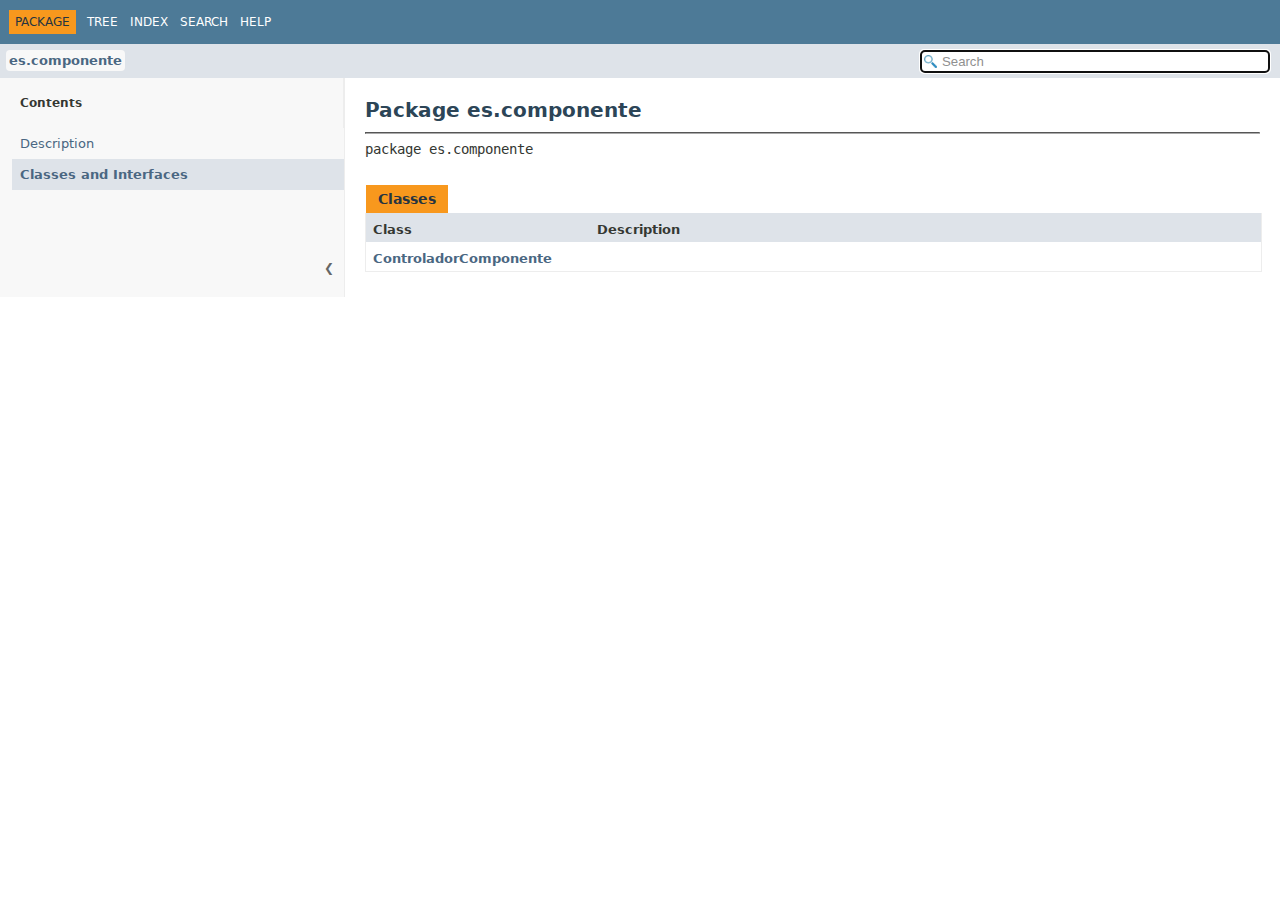
<file: doc/es/componente/package-summary.html>
<!DOCTYPE HTML>
<html lang="en">
<head>
<!-- Generated by javadoc (23) on Wed May 28 21:32:58 CEST 2025 -->
<title>es.componente</title>
<meta name="viewport" content="width=device-width, initial-scale=1">
<meta http-equiv="Content-Type" content="text/html; charset=utf-8">
<meta name="dc.created" content="2025-05-28">
<meta name="description" content="declaration: package: es.componente">
<meta name="generator" content="javadoc/PackageWriter">
<link rel="stylesheet" type="text/css" href="../../resource-files/jquery-ui.min.css" title="Style">
<link rel="stylesheet" type="text/css" href="../../resource-files/stylesheet.css" title="Style">
<script type="text/javascript" src="../../script-files/script.js"></script>
<script type="text/javascript" src="../../script-files/jquery-3.7.1.min.js"></script>
<script type="text/javascript" src="../../script-files/jquery-ui.min.js"></script>
</head>
<body class="package-declaration-page">
<script type="text/javascript">const pathtoroot = "../../";
loadScripts(document, 'script');</script>
<noscript>
<div>JavaScript is disabled on your browser.</div>
</noscript>
<header role="banner">
<nav role="navigation">
<!-- ========= START OF TOP NAVBAR ======= -->
<div class="top-nav" id="navbar-top">
<div class="nav-content">
<div class="nav-menu-button"><button id="navbar-toggle-button" aria-controls="navbar-top" aria-expanded="false" aria-label="Toggle navigation links"><span class="nav-bar-toggle-icon">&nbsp;</span><span class="nav-bar-toggle-icon">&nbsp;</span><span class="nav-bar-toggle-icon">&nbsp;</span></button></div>
<div class="skip-nav"><a href="#skip-navbar-top" title="Skip navigation links">Skip navigation links</a></div>
<ul id="navbar-top-firstrow" class="nav-list" title="Navigation">
<li class="nav-bar-cell1-rev">Package</li>
<li><a href="package-tree.html">Tree</a></li>
<li><a href="../../index-all.html">Index</a></li>
<li><a href="../../search.html">Search</a></li>
<li><a href="../../help-doc.html#package">Help</a></li>
</ul>
</div>
</div>
<div class="sub-nav">
<div class="nav-content">
<ol class="sub-nav-list">
<li><a href="package-summary.html" class="current-selection">es.componente</a></li>
</ol>
<div class="nav-list-search">
<input type="text" id="search-input" disabled placeholder="Search" aria-label="Search in documentation" autocomplete="off">
<input type="reset" id="reset-search" disabled value="Reset">
</div>
</div>
</div>
<!-- ========= END OF TOP NAVBAR ========= -->
<span class="skip-nav" id="skip-navbar-top"></span></nav>
</header>
<div class="main-grid">
<nav role="navigation" class="toc" aria-label="Table of contents">
<div class="toc-header">Contents</div>
<button class="hide-sidebar"><span>Hide sidebar&nbsp;</span>&#10094;</button><button class="show-sidebar">&#10095;<span>&nbsp;Show sidebar</span></button>
<ol class="toc-list">
<li><a href="#" tabindex="0">Description</a></li>
<li><a href="#class-summary" tabindex="0">Classes and Interfaces</a></li>
</ol>
</nav>
<main role="main">
<div class="header">
<h1 title="Package es.componente" class="title">Package es.componente</h1>
</div>
<hr>
<div class="horizontal-scroll">
<div class="package-signature">package <span class="element-name">es.componente</span></div>
</div>
<section class="summary">
<ul class="summary-list">
<li>
<div id="class-summary">
<div class="caption"><span>Classes</span></div>
<div class="summary-table two-column-summary">
<div class="table-header col-first">Class</div>
<div class="table-header col-last">Description</div>
<div class="col-first even-row-color class-summary class-summary-tab2"><a href="ControladorComponente.html" title="class in es.componente">ControladorComponente</a></div>
<div class="col-last even-row-color class-summary class-summary-tab2">&nbsp;</div>
</div>
</div>
</li>
</ul>
</section>
</main>
</div>
</body>
</html>
</file>
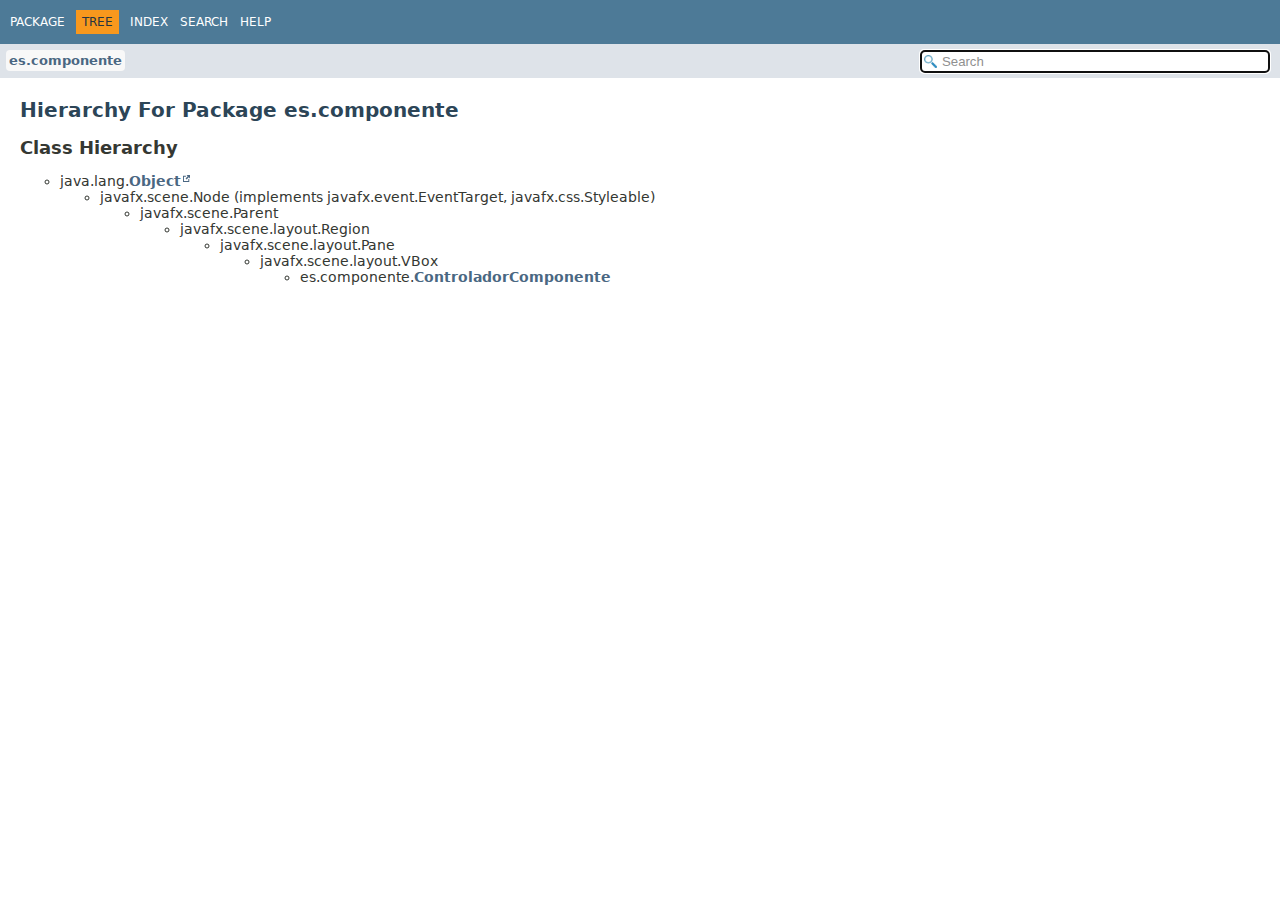
<file: doc/es/componente/package-tree.html>
<!DOCTYPE HTML>
<html lang="en">
<head>
<!-- Generated by javadoc (23) on Wed May 28 21:32:58 CEST 2025 -->
<title>es.componente Class Hierarchy</title>
<meta name="viewport" content="width=device-width, initial-scale=1">
<meta http-equiv="Content-Type" content="text/html; charset=utf-8">
<meta name="dc.created" content="2025-05-28">
<meta name="description" content="tree: package: es.componente">
<meta name="generator" content="javadoc/PackageTreeWriter">
<link rel="stylesheet" type="text/css" href="../../resource-files/jquery-ui.min.css" title="Style">
<link rel="stylesheet" type="text/css" href="../../resource-files/stylesheet.css" title="Style">
<script type="text/javascript" src="../../script-files/script.js"></script>
<script type="text/javascript" src="../../script-files/jquery-3.7.1.min.js"></script>
<script type="text/javascript" src="../../script-files/jquery-ui.min.js"></script>
</head>
<body class="package-tree-page">
<script type="text/javascript">const pathtoroot = "../../";
loadScripts(document, 'script');</script>
<noscript>
<div>JavaScript is disabled on your browser.</div>
</noscript>
<header role="banner">
<nav role="navigation">
<!-- ========= START OF TOP NAVBAR ======= -->
<div class="top-nav" id="navbar-top">
<div class="nav-content">
<div class="nav-menu-button"><button id="navbar-toggle-button" aria-controls="navbar-top" aria-expanded="false" aria-label="Toggle navigation links"><span class="nav-bar-toggle-icon">&nbsp;</span><span class="nav-bar-toggle-icon">&nbsp;</span><span class="nav-bar-toggle-icon">&nbsp;</span></button></div>
<div class="skip-nav"><a href="#skip-navbar-top" title="Skip navigation links">Skip navigation links</a></div>
<ul id="navbar-top-firstrow" class="nav-list" title="Navigation">
<li><a href="package-summary.html">Package</a></li>
<li class="nav-bar-cell1-rev">Tree</li>
<li><a href="../../index-all.html">Index</a></li>
<li><a href="../../search.html">Search</a></li>
<li><a href="../../help-doc.html#tree">Help</a></li>
</ul>
</div>
</div>
<div class="sub-nav">
<div class="nav-content">
<ol class="sub-nav-list">
<li><a href="package-summary.html" class="current-selection">es.componente</a></li>
</ol>
<div class="nav-list-search">
<input type="text" id="search-input" disabled placeholder="Search" aria-label="Search in documentation" autocomplete="off">
<input type="reset" id="reset-search" disabled value="Reset">
</div>
</div>
</div>
<!-- ========= END OF TOP NAVBAR ========= -->
<span class="skip-nav" id="skip-navbar-top"></span></nav>
</header>
<div class="main-grid">
<main role="main">
<div class="header">
<h1 class="title">Hierarchy For Package es.componente</h1>
</div>
<section class="hierarchy">
<h2 title="Class Hierarchy">Class Hierarchy</h2>
<ul>
<li class="circle">java.lang.<a href="https://docs.oracle.com/en/java/javase/23/docs/api/java.base/java/lang/Object.html" class="type-name-link external-link" title="class or interface in java.lang">Object</a>
<ul>
<li class="circle">javafx.scene.Node (implements javafx.event.EventTarget, javafx.css.Styleable)
<ul>
<li class="circle">javafx.scene.Parent
<ul>
<li class="circle">javafx.scene.layout.Region
<ul>
<li class="circle">javafx.scene.layout.Pane
<ul>
<li class="circle">javafx.scene.layout.VBox
<ul>
<li class="circle">es.componente.<a href="ControladorComponente.html" class="type-name-link" title="class in es.componente">ControladorComponente</a></li>
</ul>
</li>
</ul>
</li>
</ul>
</li>
</ul>
</li>
</ul>
</li>
</ul>
</li>
</ul>
</section>
</main>
</div>
</body>
</html>
</file>
<file: doc/resource-files/stylesheet.css>
/*
 * Copyright (c) 2010, 2024, Oracle and/or its affiliates. All rights reserved.
 * DO NOT ALTER OR REMOVE COPYRIGHT NOTICES OR THIS FILE HEADER.
 *
 * Licensed under the Universal Permissive License v 1.0 as shown at https://oss.oracle.com/licenses/upl/
 */

/*
 * Javadoc style sheet
 */

@import url('fonts/dejavu.css');

/*
 * These CSS custom properties (variables) define the core color and font
 * properties used in this stylesheet.
 */
:root {
    /* body, block and code fonts */
    --body-font-family: 'DejaVu Sans', Arial, Helvetica, sans-serif;
    --block-font-family: 'DejaVu Serif', Georgia, "Times New Roman", Times, serif;
    --code-font-family: 'DejaVu Sans Mono', monospace;
    /* Base font sizes for body and code elements */
    --body-font-size: 14px;
    --block-font-size: 14px;
    --code-font-size: 14px;
    --nav-font-size: 13.2px;
    /* Line height for continuous text blocks */
    --block-line-height: 1.4em;
    /* Text colors for body and block elements */
    --body-text-color: #353833;
    --block-text-color: #474747;
    /* Background colors for various structural elements */
    --body-background-color: #ffffff;
    --section-background-color: #f8f8f8;
    --detail-background-color: #ffffff;
    /* Colors for navigation bar and table captions */
    --navbar-background-color: #4D7A97;
    --navbar-text-color: #ffffff;
    /* Background color for subnavigation and various headers */
    --subnav-background-color: #dee3e9;
    /* Background and text colors for selected tabs and navigation items */
    --selected-background-color: #f8981d;
    --selected-text-color: #253441;
    --selected-link-color: #1f389c;
    /* Background colors for generated tables */
    --even-row-color: #ffffff;
    --odd-row-color: #eeeeef;
    /* Text color for page title */
    --title-color: #2c4557;
    /* Text colors for links */
    --link-color: #4A6782;
    --link-color-active: #bb7a2a;
    /* Snippet colors */
    --snippet-background-color: #ebecee;
    --snippet-text-color: var(--block-text-color);
    --snippet-highlight-color: #f7c590;
    /* Border colors for structural elements and user defined tables */
    --border-color: #ededed;
    --table-border-color: #000000;
    /* Search input colors */
    --search-input-background-color: #ffffff;
    --search-input-text-color: #000000;
    --search-input-placeholder-color: #909090;
    /* Highlight color for active search tag target */
    --search-tag-highlight-color: #ffff00;
    /* Adjustments for icon and active background colors of copy-to-clipboard buttons */
    --copy-icon-brightness: 100%;
    --copy-button-background-color-active: rgba(168, 168, 176, 0.3);
    /* Colors for invalid tag notifications */
    --invalid-tag-background-color: #ffe6e6;
    --invalid-tag-text-color: #000000;
    /* Navigation bar dimensions */
    --top-nav-height: 44px;
    --sub-nav-height: 34px;
    --nav-height: calc(var(--top-nav-height) + var(--sub-nav-height));
    scroll-behavior: smooth;
}
/*
 * Styles for individual HTML elements.
 *
 * These are styles that are specific to individual HTML elements. Changing them affects the style of a particular
 * HTML element throughout the page.
 */
body {
    background-color:var(--body-background-color);
    color:var(--body-text-color);
    font-family:var(--body-font-family);
    font-size:var(--body-font-size);
    margin:0;
    padding:0;
    height:100%;
    width:100%;
}
main [id] {
    scroll-margin-top: calc(var(--nav-height) + 6px);
}
a:link, a:visited {
    text-decoration:none;
    color:var(--link-color);
}
a[href]:hover, a[href]:active {
    text-decoration:none;
    color:var(--link-color-active);
}
pre {
    font-family:var(--code-font-family);
    font-size:var(--code-font-size);
}
h1 {
    font-size:1.428em;
}
h2 {
    font-size:1.285em;
}
h3 {
    font-size:1.14em;
}
h4 {
    font-size:1.072em;
}
h5 {
    font-size:1.001em;
}
h6 {
    font-size:0.93em;
}
/* Disable font boosting for selected elements */
h1, h2, h3, h4, h5, h6, div.member-signature {
    max-height: 1000em;
}
ul {
    list-style-type:disc;
}
code, tt {
    font-family:var(--code-font-family);
}
:not(h1, h2, h3, h4, h5, h6) > code,
:not(h1, h2, h3, h4, h5, h6) > tt {
    font-size:var(--code-font-size);
    line-height:1.4em;
}
dt code {
    font-family:var(--code-font-family);
    font-size:1em;
    padding-top:4px;
}
.summary-table dt code {
    font-family:var(--code-font-family);
    font-size:1em;
    vertical-align:top;
    padding-top:4px;
}
sup {
    font-size:8px;
}
button {
    font-family: var(--body-font-family);
    font-size: 1em;
}
hr {
    border-color: #aaa;
}
/*
 * Styles for HTML generated by javadoc.
 *
 * These are style classes that are used by the standard doclet to generate HTML documentation.
 */

/*
 * Styles for document title and copyright.
 */
.about-language {
    flex: 0 0 auto;
    padding:0 20px;
    margin:0;
    font-size:0.915em;
    max-width: 50%;
    white-space: nowrap;
}
.legal-copy {
}
/*
 * Styles for navigation bar.
 */
@media screen {
    header {
        position:sticky;
        top:0;
        z-index:2;
        background: var(--body-background-color);
    }
}
.nav-content {
    display:flex;
    flex-direction: row;
    align-items: center;
    width: 100%;
    height: 100%;
}
.top-nav {
    background-color:var(--navbar-background-color);
    color:var(--navbar-text-color);
    width:100%;
    height:var(--top-nav-height);
    overflow:visible;
    font-size:0.857em;
    position:relative;
}
.top-nav nav.toc {
    display: none;
    flex-direction: column;
}
.top-nav nav.toc button.show-sidebar,
.top-nav nav.toc button.hide-sidebar {
    display: none;
}
button#navbar-toggle-button {
    display:none;
}
ul.nav-list {
    display:inline-flex;
    margin:0;
    padding-left:4px;
    flex: 1 1 auto;
    white-space: nowrap;
}
ul.nav-list li {
    list-style:none;
    padding: 5px 6px;
    text-transform:uppercase;
    height: 1.2em;
}
div.sub-nav {
    background-color:var(--subnav-background-color);
    width:100%;
    overflow:hidden;
    font-size:var(--nav-font-size);
    height: var(--sub-nav-height);
}
ol.sub-nav-list {
    flex: 1 1 90%;
    line-height: 1.8em;
    display: inline-flex;
    overflow: auto;
    scroll-snap-type: x mandatory;
    scroll-padding-left: 13px;
    scrollbar-width: none;
    padding-left:6px;
    white-space: nowrap;
    margin:0;
}
ol.sub-nav-list::-webkit-scrollbar {
    display: none;
}
ol.sub-nav-list li {
    list-style:none;
    scroll-snap-align: start;
}
ol.sub-nav-list li:not(:first-child) {
    list-style-type: " > ";
    margin-left: 20px;
}
ol.sub-nav-list a {
    padding: 3px;
}
ol.sub-nav-list a.current-selection {
    background-color: var(--section-background-color);
    border-radius: 4px;
}
.sub-nav .nav-list-search {
    flex: 1 1 10%;
    margin:0;
    padding:6px;
    position:relative;
    white-space: nowrap;
}
.top-nav .nav-list a:link, .top-nav .nav-list a:active, .top-nav .nav-list a:visited {
    color:var(--navbar-text-color);
    text-decoration:none;
    text-transform:uppercase;
}
.top-nav .nav-list a:hover {
    color:var(--link-color-active);
}
.nav-bar-cell1-rev {
    background-color:var(--selected-background-color);
    color:var(--selected-text-color);
    margin: 0 5px;
}
.skip-nav {
    position:absolute;
    top:auto;
    left:-9999px;
    overflow:hidden;
}
/*
 * Hide navigation links and search box in print layout
 */
@media print {
    ul.nav-list, div.sub-nav  {
        display:none;
    }
}
/*
 * Styles for page header.
 */
.title {
    color:var(--title-color);
    margin:10px 0;
}
.sub-title {
    margin:5px 0 0 0;
}
ul.contents-list {
    margin: 0 0 15px 0;
    padding: 0;
    list-style: none;
}
ul.contents-list li {
    font-size:0.93em;
}
/*
 * Styles for headings.
 */
body.class-declaration-page .summary h2,
body.class-declaration-page .details h2,
body.class-use-page h2,
body.module-declaration-page .block-list h2 {
    font-style: italic;
    padding:0;
    margin:15px 0;
    overflow-x:auto;
}
body.class-declaration-page .summary h3,
body.class-declaration-page .details h3 {
    background-color:var(--subnav-background-color);
    border:1px solid var(--border-color);
    margin:0 0 6px -8px;
    padding:7px 5px;
    overflow-x:auto;
}
/*
 * Styles for page layout containers.
 */
.main-grid {
    display: flex;
    flex-direction: row;
}
.main-grid main {
    flex: 2.6 1 0;
    min-width: 240px
}
.main-grid nav.toc {
    flex: 1 1 0;
    min-width: 240px;
}
main {
    clear:both;
    padding:10px 20px;
    position:relative;
}
section[id$=-description] :is(dl, ol, ul, p, div, blockquote, pre):last-child,
section[id$=-description] :is(dl, ol, ul):last-child > :is(li, dd):last-child {
    margin-bottom:4px;
}
dl.notes > dt {
    font-family: var(--body-font-family);
    font-size:0.856em;
    font-weight:bold;
    margin:10px 0 0 0;
    color:var(--body-text-color);
}
dl.notes > dd {
    margin:5px 10px 10px 15px;
    font-size:var(--block-font-size);
    font-family:var(--block-font-family);
}
dl.notes > dd > ul, dl.notes > dd > ol {
    margin-bottom: 1em;
    margin-top: 1em;
}
dl.name-value > dt {
    margin-left:1px;
    font-size:1.1em;
    display:inline;
    font-weight:bold;
}
dl.name-value > dd {
    margin:0 0 0 1px;
    font-size:1.1em;
    display:inline;
}
/*
 * Styles for table of contents.
 */
.main-grid nav.toc {
    background-color: var(--section-background-color);
    border-right: 1px solid var(--border-color);
    position: sticky;
    top: calc(var(--nav-height));
    max-height: calc(100vh - var(--nav-height));
    display: flex;
    flex-direction: column;
    font-family: var(--body-font-family);
    z-index: 1;
}
.main-grid nav.toc div.toc-header {
    background-color: var(--section-background-color);
    border-right: 1px solid var(--border-color);
    top: var(--nav-height);
    z-index: 1;
    padding: 15px 20px;
}
.main-grid nav.toc > ol.toc-list {
    max-height: calc(100vh - var(--nav-height) - 100px);
    padding-left: 12px;
}
.main-grid nav.toc button {
    position: absolute;
    bottom: 16px;
    z-index: 3;
    background-color: var(--section-background-color);
    color: #666666;
    font-size: 0.76rem;
    border: none;
    cursor: pointer;
    padding: 6px 10px;
    white-space: nowrap;
}
.main-grid nav.toc button.hide-sidebar {
    right: 0;
}
.main-grid nav.toc button.show-sidebar {
    left: 0;
    display: none;
}
.main-grid nav.toc button span {
    display: none;
}
.main-grid nav.toc button:hover {
    color: var(--body-text-color);
    border: 1px solid var(--subnav-background-color);
}
.main-grid nav.toc button:active {
    background-color: var(--subnav-background-color);
    color: var(--link-color-active);
}
.main-grid nav.toc button:hover span,
.main-grid nav.toc button:active span  {
    display: inline;
}
.main-grid nav.toc button:hover {
    box-shadow: 1px 1px 5px rgba(0,0,0,0.2);
}
.main-grid nav.toc.hide-sidebar {
    min-width: revert;
    max-width: 28px;
}
.main-grid nav.toc.hide-sidebar div.toc-header,
.main-grid nav.toc.hide-sidebar ol.toc-list,
.main-grid nav.toc.hide-sidebar button.hide-sidebar {
    display: none;
}
.main-grid nav.toc.hide-sidebar button.show-sidebar {
    display: inline;
}
nav.toc div.toc-header {
    padding: 15px;
    display: inline-flex;
    align-items: center;
    color: var(--body-text-color);
    background-color: var(--body-background-color);
    font-size: 0.856em;
    font-weight: bold;
    white-space: nowrap;
    overflow-x: hidden;
    position: sticky;
    min-height: 20px;
}
nav.toc > ol.toc-list {
    overflow: hidden auto;
    overscroll-behavior: contain;
}
nav.toc ol.toc-list {
    list-style: none;
    padding-left: 8px;
    margin: 0;
}
nav.toc ol.toc-list ol.toc-list {
    margin-left: 8px;
}
nav.toc ol.toc-list li {
    margin: 0;
    font-size: var(--nav-font-size);
    overflow-x: hidden;
}
a.current-selection {
    font-weight: bold;
}
nav.toc a {
    display: block;
    padding: 8px;
}
nav.toc a.current-selection {
    background-color: var(--subnav-background-color);
}
/*
 * Styles for lists.
 */
li.circle {
    list-style:circle;
}
ul.horizontal li {
    display:inline;
    font-size:0.9em;
}
div.inheritance {
    margin:0;
    padding:0;
}
div.inheritance div.inheritance {
    margin-left:2em;
}
main > div.inheritance {
    overflow-x:auto;
}
ul.block-list,
ul.details-list,
ul.member-list,
ul.summary-list {
    margin:4px 0 10px 0;
    padding:0;
}
ul.block-list > li,
ul.details-list > li,
ul.member-list > li,
ul.summary-list > li {
    list-style:none;
    margin-bottom:15px;
    line-height:1.4;
}
ul.ref-list {
  padding:0;
  margin:0;
}
ul.ref-list > li {
    list-style:none;
}
.summary-table dl, .summary-table dl dt, .summary-table dl dd {
    margin-top:0;
    margin-bottom:1px;
}
dl.notes > dd > ul.tag-list, dl.notes > dd > ul.tag-list-long {
    padding-left: 0;
    margin: 0;
    list-style: none;
}
ul.tag-list li {
    display: inline;
}
ul.tag-list li:not(:last-child):after,
ul.tag-list-long li:not(:last-child):after
{
    content: ", ";
    white-space: pre-wrap;
}
ul.preview-feature-list {
    list-style: none;
    margin:0;
    padding:0.1em;
    line-height: 1.6em;
}
/*
 * Styles for tables.
 */
.summary-table, .details-table {
    width:100%;
    border-spacing:0;
    border:1px solid var(--border-color);
    border-top:0;
    padding:0;
}
.caption {
    position:relative;
    text-align:left;
    background-repeat:no-repeat;
    color:var(--selected-text-color);
    clear:none;
    overflow:hidden;
    padding: 10px 0 0 1px;
    margin:0;
}
.caption a:link, .caption a:visited {
    color:var(--selected-link-color);
}
.caption a:hover,
.caption a:active {
    color:var(--navbar-text-color);
}
.caption span {
    font-weight:bold;
    white-space:nowrap;
    padding:5px 12px 7px 12px;
    display:inline-block;
    float:left;
    background-color:var(--selected-background-color);
    border: none;
    height:16px;
}
div.table-tabs {
    padding: 10px 0 0 1px;
    margin: 0;
}
div.table-tabs > button {
    border: none;
    cursor: pointer;
    padding: 5px 12px 7px 12px;
    font-weight: bold;
    margin-right: 8px;
}
div.table-tabs > .active-table-tab {
    background: var(--selected-background-color);
    color: var(--selected-text-color);
}
div.table-tabs > button.table-tab {
    background: var(--navbar-background-color);
    color: var(--navbar-text-color);
}
.two-column-search-results {
    display: grid;
    grid-template-columns: minmax(400px, max-content) minmax(400px, auto);
}
div.checkboxes {
    line-height: 2em;
}
div.checkboxes > span {
    margin-left: 10px;
}
div.checkboxes > label {
    margin-left: 8px;
    white-space: nowrap;
}
div.checkboxes > label > input {
    margin: 0 2px;
}
.two-column-summary {
    display: grid;
    grid-template-columns: minmax(25%, max-content) minmax(25%, auto);
}
.three-column-summary {
    display: grid;
    grid-template-columns: minmax(15%, max-content) minmax(20%, max-content) minmax(20%, auto);
}
.three-column-release-summary {
    display: grid;
    grid-template-columns: minmax(40%, max-content) minmax(10%, max-content) minmax(40%, auto);
}
.four-column-summary {
    display: grid;
    grid-template-columns: minmax(10%, max-content) minmax(15%, max-content) minmax(15%, max-content) minmax(15%, auto);
}
@media screen and (max-width: 1000px) {
    .four-column-summary {
        display: grid;
        grid-template-columns: minmax(15%, max-content) minmax(15%, auto);
    }
}
@media screen and (max-width: 800px) {
    .two-column-search-results {
        display: grid;
        grid-template-columns: minmax(40%, max-content) minmax(40%, auto);
    }
    .three-column-summary {
        display: grid;
        grid-template-columns: minmax(10%, max-content) minmax(25%, auto);
    }
    .three-column-release-summary {
        display: grid;
        grid-template-columns: minmax(70%, max-content) minmax(30%, max-content)
    }
    .three-column-summary .col-last,
    .three-column-release-summary .col-last{
        grid-column-end: span 2;
    }
}
@media screen and (max-width: 600px) {
    .two-column-summary {
        display: grid;
        grid-template-columns: 1fr;
    }
}
.summary-table > div, .details-table > div {
    text-align:left;
    padding: 8px 3px 3px 7px;
    overflow: auto hidden;
    scrollbar-width: thin;
}
.col-first, .col-second, .col-last, .col-constructor-name, .col-summary-item-name {
    vertical-align:top;
    padding-right:0;
    padding-top:8px;
    padding-bottom:3px;
}
.table-header {
    background:var(--subnav-background-color);
    font-weight: bold;
}
/* Sortable table columns */
.table-header[onclick] {
    cursor: pointer;
}
.table-header[onclick]::after {
    content:"";
    display:inline-block;
    background-image:url('data:image/svg+xml; utf8, \
    <svg xmlns="http://www.w3.org/2000/svg" width="125" height="170"> \
    <path d="M10.101 57.059L63.019 4.142l52.917 52.917M10.101 86.392l52.917 52.917 52.917-52.917" style="opacity:.35;"/></svg>');
    background-size:100% 100%;
    width:9px;
    height:14px;
    margin-left:4px;
    margin-bottom:-3px;
}
.table-header[onclick].sort-asc::after {
    background-image:url('data:image/svg+xml; utf8, \
    <svg xmlns="http://www.w3.org/2000/svg" width="125" height="170"> \
    <path d="M10.101 57.059L63.019 4.142l52.917 52.917" style="opacity:.75;"/> \
    <path d="M10.101 86.392l52.917 52.917 52.917-52.917" style="opacity:.35;"/></svg>');

}
.table-header[onclick].sort-desc::after {
    background-image:url('data:image/svg+xml; utf8, \
    <svg xmlns="http://www.w3.org/2000/svg" width="125" height="170"> \
    <path d="M10.101 57.059L63.019 4.142l52.917 52.917" style="opacity:.35;"/> \
    <path d="M10.101 86.392l52.917 52.917 52.917-52.917" style="opacity:.75;"/></svg>');
}
.col-first, .col-first {
    font-size:0.93em;
}
.col-second, .col-second, .col-last, .col-constructor-name, .col-summary-item-name, .col-last {
    font-size:0.93em;
}
.col-first, .col-second, .col-constructor-name {
    vertical-align:top;
    overflow: auto;
}
.col-last {
    white-space:normal;
}
.col-first a:link, .col-first a:visited,
.col-second a:link, .col-second a:visited,
.col-first a:link, .col-first a:visited,
.col-second a:link, .col-second a:visited,
.col-constructor-name a:link, .col-constructor-name a:visited,
.col-summary-item-name a:link, .col-summary-item-name a:visited {
    font-weight:bold;
}
.even-row-color, .even-row-color .table-header {
    background-color:var(--even-row-color);
}
.odd-row-color, .odd-row-color .table-header {
    background-color:var(--odd-row-color);
}
/*
 * Styles for contents.
 */
div.block {
    font-size:var(--block-font-size);
    font-family:var(--block-font-family);
    line-height:var(--block-line-height);
}
.col-last div {
    padding-top:0;
}
.col-last a {
    padding-bottom:3px;
}
.module-signature,
.package-signature,
.type-signature,
.member-signature {
    font-family:var(--code-font-family);
    font-size:1em;
    margin:8px 0 14px 0;
    white-space: pre-wrap;
}
.module-signature,
.package-signature,
.type-signature {
    margin-top: 0;
}
.member-signature .type-parameters-long,
.member-signature .parameters,
.member-signature .exceptions {
    display: inline-block;
    vertical-align: top;
    white-space: pre;
}
.member-signature .type-parameters {
    white-space: normal;
}
/*
 * Styles for formatting effect.
 */
.source-line-no {
    /* Color of line numbers in source pages can be set via custom property below */
    color:var(--source-linenumber-color, green);
    padding:0 30px 0 0;
}
.block {
    display:block;
    margin:0 10px 5px 0;
    color:var(--block-text-color);
}
.deprecated-label, .description-from-type-label, .implementation-label, .member-name-link,
.package-hierarchy-label, .type-name-label, .type-name-link, .search-tag-link, .preview-label, .restricted-label {
    font-weight:bold;
}
.deprecation-comment, .help-footnote, .preview-comment, .restricted-comment {
    font-style:italic;
}
.deprecation-block, .preview-block, .restricted-block {
    font-size:1em;
    font-family:var(--block-font-family);
    border-style:solid;
    border-width:thin;
    border-radius:10px;
    padding:10px;
    margin-bottom:10px;
    margin-right:10px;
    display:inline-block;
}
div.block div.deprecation-comment {
    font-style:normal;
}
details.invalid-tag, span.invalid-tag {
    font-size:1em;
    font-family:var(--block-font-family);
    color: var(--invalid-tag-text-color);
    background: var(--invalid-tag-background-color);
    border: thin solid var(--table-border-color);
    border-radius:2px;
    padding: 2px 4px;
    display:inline-block;
}
details summary {
    cursor: pointer;
}
/*
 * Styles specific to HTML5 elements.
 */
main, nav, header, footer, section {
    display:block;
}
/*
 * Styles for javadoc search.
 */
.ui-menu .ui-state-active {
    /* Overrides the color of selection used in jQuery UI */
    background: var(--selected-background-color);
    color: var(--selected-text-color);
    /* Workaround for browser bug, see JDK-8275889 */
    margin: -1px 0;
    border-top: 1px solid var(--selected-background-color);
    border-bottom: 1px solid var(--selected-background-color);
}
.ui-autocomplete-category {
    font-weight:bold;
    font-size:15px;
    padding:7px 0 7px 3px;
    background-color:var(--navbar-background-color);
    color:var(--navbar-text-color);
    box-sizing: border-box;
}
.ui-autocomplete {
    max-height:85%;
    max-width:65%;
    overflow:auto;
    white-space:nowrap;
    box-shadow: 0 3px 6px rgba(0,0,0,0.16), 0 3px 6px rgba(0,0,0,0.23);
    overscroll-behavior: contain;
}
ul.ui-autocomplete {
    position:fixed;
    z-index:10;
    background-color: var(--body-background-color);
}
ul.ui-autocomplete li {
    float:left;
    clear:both;
    min-width:100%;
    box-sizing: border-box;
}
ul.ui-autocomplete li.ui-static-link {
    position:sticky;
    bottom:0;
    left:0;
    background: var(--subnav-background-color);
    padding: 5px 0;
    font-family: var(--body-font-family);
    font-size: 0.93em;
    font-weight: bolder;
    z-index: 10;
}
li.ui-static-link a, li.ui-static-link a:visited {
    text-decoration:none;
    color:var(--link-color);
    float:right;
    margin-right:20px;
}
.ui-autocomplete .result-item {
    font-size: inherit;
}
.ui-autocomplete .result-highlight {
    font-weight:bold;
}
.ui-menu .ui-menu-item-wrapper {
    padding-top: 0.4em;
    padding-bottom: 0.4em;
}
.ui-menu .ui-menu-item-wrapper {
    padding-top: 5px;
    padding-bottom: 5px;
}
input[type="text"] {
    background-image:url('glass.png');
    background-size:13px;
    background-repeat:no-repeat;
    background-position:2px 3px;
    background-color: var(--search-input-background-color);
    color: var(--search-input-text-color);
    border-color: var(--border-color);
    border-radius: 4px;
    padding-left:20px;
    font-size: var(--nav-font-size);
    height: 17px;
}
input#search-input, input#page-search-input {
    width: calc(180px + 10vw);
    margin: 0;
}
input#search-input {
    margin: 0 4px;
    padding-right: 18px;
    max-width: 340px;
}
input.filter-input {
    width: 40%;
    max-width: 140px;
    margin: 0 4px;
    padding-right: 18px;
}
input#reset-search, input.reset-filter {
    background-color: transparent;
    background-image:url('x.png');
    background-repeat:no-repeat;
    background-size:contain;
    border:0;
    border-radius:0;
    width:12px;
    height:12px;
    font-size:0;
    display:none;
}
input#reset-search {
    position:absolute;
    right:15px;
    top:11px;
}
input.reset-filter {
    position: relative;
    right: 20px;
    top: 0;
}
input::placeholder {
    color:var(--search-input-placeholder-color);
    opacity: 1;
}
.search-tag-desc-result {
    font-style:italic;
    font-size:11px;
}
.search-tag-holder-result {
    font-style:italic;
    font-size:12px;
}
.search-tag-result:target {
    background-color:var(--search-tag-highlight-color);
}
details.page-search-details {
    display: inline-block;
}
div#result-container {
    font-size: 1em;
}
div#result-container a.search-result-link {
    padding: 0;
    margin: 4px 0;
    width: 100%;
}
#result-container .result-highlight {
    font-weight:bolder;
}
.page-search-info {
    background-color: var(--subnav-background-color);
    border-radius: 3px;
    border: 0 solid var(--border-color);
    padding: 0 8px;
    overflow: hidden;
    height: 0;
    transition: all 0.2s ease;
}
div.table-tabs > button.table-tab {
    background: var(--navbar-background-color);
    color: var(--navbar-text-color);
}
.page-search-header {
    padding: 5px 12px 7px 12px;
    font-weight: bold;
    margin-right: 3px;
    background-color:var(--navbar-background-color);
    color:var(--navbar-text-color);
    display: inline-block;
}
button.page-search-header {
    border: none;
    cursor: pointer;
}
span#page-search-link {
    text-decoration: underline;
}
.module-graph span, .sealed-graph span {
    display:none;
    position:absolute;
}
.module-graph:hover span, .sealed-graph:hover span {
    display:block;
    margin: -100px 0 0 100px;
    z-index: 5;
}
.inherited-list {
    margin: 10px 0 10px 0;
}
.horizontal-scroll {
    overflow: auto hidden;
}
section.class-description {
    line-height: 1.4;
}
.summary section[class$="-summary"], .details section[class$="-details"],
.class-uses .detail, .serialized-class-details {
    padding: 0 20px 5px 10px;
    border: 1px solid var(--border-color);
    background-color: var(--section-background-color);
}
.inherited-list, section[class$="-details"] .detail {
    padding:0 0 5px 8px;
    background-color:var(--detail-background-color);
    border:none;
}
.vertical-separator {
    padding: 0 5px;
}
.help-section {
    font-size: var(--block-font-size);
    line-height: var(--block-line-height);
}
ul.help-section-list {
    margin: 0;
}
ul.help-subtoc > li {
  display: inline-block;
  padding-right: 5px;
  font-size: smaller;
}
ul.help-subtoc > li::before {
  content: "\2022" ;
  padding-right:2px;
}
.help-note {
    font-style: italic;
}
/*
 * Indicator icon for external links.
 */
main a[href*="://"]::after {
    content:"";
    display:inline-block;
    background-image:url('data:image/svg+xml; utf8, \
      <svg xmlns="http://www.w3.org/2000/svg" width="768" height="768">\
        <path d="M584 664H104V184h216V80H0v688h688V448H584zM384 0l132 \
        132-240 240 120 120 240-240 132 132V0z" fill="%234a6782"/>\
      </svg>');
    background-size:100% 100%;
    width:7px;
    height:7px;
    margin-left:2px;
    margin-bottom:4px;
}
main a[href*="://"]:hover::after,
main a[href*="://"]:focus::after {
    background-image:url('data:image/svg+xml; utf8, \
      <svg xmlns="http://www.w3.org/2000/svg" width="768" height="768">\
        <path d="M584 664H104V184h216V80H0v688h688V448H584zM384 0l132 \
        132-240 240 120 120 240-240 132 132V0z" fill="%23bb7a2a"/>\
      </svg>');
}
/*
 * Styles for header/section anchor links
 */
a.anchor-link {
    opacity: 0;
    transition: opacity 0.1s;
}
:hover > a.anchor-link {
    opacity: 80%;
}
a.anchor-link:hover,
a.anchor-link:focus-visible,
a.anchor-link.visible {
    opacity: 100%;
}
a.anchor-link > img {
    width: 0.9em;
    height: 0.9em;
}
/*
 * Styles for copy-to-clipboard buttons
 */
button.copy {
    opacity: 70%;
    border: none;
    border-radius: 3px;
    position: relative;
    background:none;
    transition: opacity 0.3s;
    cursor: pointer;
}
:hover > button.copy {
    opacity: 80%;
}
button.copy:hover,
button.copy:active,
button.copy:focus-visible,
button.copy.visible {
    opacity: 100%;
}
button.copy img {
    position: relative;
    background: none;
    filter: brightness(var(--copy-icon-brightness));
}
button.copy:active {
    background-color: var(--copy-button-background-color-active);
}
button.copy span {
    color: var(--body-text-color);
    position: relative;
    top: -0.1em;
    transition: all 0.1s;
    font-size: 0.76rem;
    line-height: 1.2em;
    opacity: 0;
}
button.copy:hover span,
button.copy:focus-visible span,
button.copy.visible span {
    opacity: 100%;
}
/* search page copy button */
button#page-search-copy {
    margin-left: 0.4em;
    padding:0.3em;
    top:0.13em;
}
button#page-search-copy img {
    width: 1.2em;
    height: 1.2em;
    padding: 0.01em 0;
    top: 0.15em;
}
button#page-search-copy span {
    color: var(--body-text-color);
    line-height: 1.2em;
    padding: 0.2em;
    top: -0.18em;
}
div.page-search-info:hover button#page-search-copy span {
    opacity: 100%;
}
/* snippet copy button */
button.snippet-copy {
    position: absolute;
    top: 6px;
    right: 6px;
    height: 1.7em;
    padding: 2px;
}
button.snippet-copy img {
    width: 18px;
    height: 18px;
    padding: 0.05em 0;
}
button.snippet-copy span {
    line-height: 1.2em;
    padding: 0.2em;
    position: relative;
    top: -0.5em;
}
div.snippet-container:hover button.snippet-copy span {
    opacity: 100%;
}
/*
 * Styles for user-provided tables.
 *
 * borderless:
 *      No borders, vertical margins, styled caption.
 *      This style is provided for use with existing doc comments.
 *      In general, borderless tables should not be used for layout purposes.
 *
 * plain:
 *      Plain borders around table and cells, vertical margins, styled caption.
 *      Best for small tables or for complex tables for tables with cells that span
 *      rows and columns, when the "striped" style does not work well.
 *
 * striped:
 *      Borders around the table and vertical borders between cells, striped rows,
 *      vertical margins, styled caption.
 *      Best for tables that have a header row, and a body containing a series of simple rows.
 */

table.borderless,
table.plain,
table.striped {
    margin-top: 10px;
    margin-bottom: 10px;
}
table.borderless > caption,
table.plain > caption,
table.striped > caption {
    font-weight: bold;
    font-size: smaller;
}
table.borderless th, table.borderless td,
table.plain th, table.plain td,
table.striped th, table.striped td {
    padding: 2px 5px;
}
table.borderless,
table.borderless > thead > tr > th, table.borderless > tbody > tr > th, table.borderless > tr > th,
table.borderless > thead > tr > td, table.borderless > tbody > tr > td, table.borderless > tr > td {
    border: none;
}
table.borderless > thead > tr, table.borderless > tbody > tr, table.borderless > tr {
    background-color: transparent;
}
table.plain {
    border-collapse: collapse;
    border: 1px solid var(--table-border-color);
}
table.plain > thead > tr, table.plain > tbody tr, table.plain > tr {
    background-color: transparent;
}
table.plain > thead > tr > th, table.plain > tbody > tr > th, table.plain > tr > th,
table.plain > thead > tr > td, table.plain > tbody > tr > td, table.plain > tr > td {
    border: 1px solid var(--table-border-color);
}
table.striped {
    border-collapse: collapse;
    border: 1px solid var(--table-border-color);
}
table.striped > thead {
    background-color: var(--subnav-background-color);
}
table.striped > thead > tr > th, table.striped > thead > tr > td {
    border: 1px solid var(--table-border-color);
}
table.striped > tbody > tr:nth-child(even) {
    background-color: var(--odd-row-color)
}
table.striped > tbody > tr:nth-child(odd) {
    background-color: var(--even-row-color)
}
table.striped > tbody > tr > th, table.striped > tbody > tr > td {
    border-left: 1px solid var(--table-border-color);
    border-right: 1px solid var(--table-border-color);
}
table.striped > tbody > tr > th {
    font-weight: normal;
}
/**
 * Tweak style for small screens.
 */
@media screen and (max-width: 1050px) {
    .summary section[class$="-summary"], .details section[class$="-details"],
    .class-uses .detail, .serialized-class-details {
        padding: 0 10px 5px 8px;
    }
    input#search-input {
        width: 22vw;
    }
}
@media screen and (max-width: 920px) {
    .main-grid nav.toc {
        display: none;
    }
    .top-nav nav.toc {
        display: none;
        position: absolute;
        top: var(--top-nav-height);
        left: 40vw;
        width: 60vw;
        z-index: 7;
        background-color: var(--section-background-color);
        box-sizing: border-box;
    }
    .top-nav nav.toc div.toc-header {
        padding: 6px 15px;
        font-size: 0.94em;
        background-color: var(--section-background-color);
        top: calc(var(--top-nav-height) + 10px);
    }
    .top-nav nav.toc ol.toc-list li {
        font-size: 1.04em;
    }
    nav.toc a:link, nav.toc a:visited {
        text-decoration:none;
        color:var(--link-color);
    }
    nav.toc a[href]:hover, nav.toc a[href]:focus {
        text-decoration:none;
        color:var(--link-color-active);
    }
    :root {
        scroll-behavior: auto;
    }
    header {
        max-height: 100vh;
        overflow-y: visible;
        overscroll-behavior: contain;
    }
    nav {
        overflow: visible;
    }
    ul.nav-list {
        display: none;
        position: absolute;
        top: var(--top-nav-height);
        overflow: auto;
        z-index: 7;
        background-color: var(--navbar-background-color);
        width: 40%;
        padding: 0;
        box-sizing: border-box;
    }
    ul.nav-list li {
        float: none;
        padding: 6px;
        margin-left: 10px;
        margin-top: 2px;
    }
    .top-nav a:link, .top-nav a:active, .top-nav a:visited {
        display: block;
    }
    .top-nav div.nav-menu-button {
        flex: 1 1 auto;
    }
    .sub-nav ol.sub-nav-list {
        margin-left: 4px;
        padding-left: 4px;
    }
    button#navbar-toggle-button {
        width: 3.4em;
        height: 2.8em;
        background-color: transparent;
        display: block;
        border: 0;
        margin: 0 10px;
        cursor: pointer;
        font-size: 10px;
    }
    button#navbar-toggle-button .nav-bar-toggle-icon {
        display: block;
        width: 24px;
        height: 3px;
        margin: 4px 0;
        border-radius: 2px;
        background-color: var(--navbar-text-color);
    }
    button#navbar-toggle-button.expanded span.nav-bar-toggle-icon:nth-child(1) {
        transform: rotate(45deg);
        transform-origin: 10% 10%;
        width: 26px;
    }
    button#navbar-toggle-button.expanded span.nav-bar-toggle-icon:nth-child(2) {
        opacity: 0;
    }
    button#navbar-toggle-button.expanded span.nav-bar-toggle-icon:nth-child(3) {
        transform: rotate(-45deg);
        transform-origin: 10% 90%;
        width: 26px;
    }
}
@media screen and (max-width: 800px) {
    .about-language {
        padding-right: 16px;
        max-width: 90%;
    }
    ul.nav-list li {
        margin-left: 5px;
    }
    main {
        padding: 10px 12px;
    }
    body {
        -webkit-text-size-adjust: none;
    }
}
@media screen and (max-width: 600px) {
    .nav-list-search > a {
        display: none;
    }
    input#search-input {
        width: 18vw;
    }
    .summary section[class$="-summary"], .details section[class$="-details"],
    .class-uses .detail, .serialized-class-details {
        padding: 0;
    }
}
pre.snippet {
    background-color: var(--snippet-background-color);
    color: var(--snippet-text-color);
    padding: 10px;
    margin: 12px 0;
    overflow: auto;
    white-space: pre;
}
div.snippet-container {
    position: relative;
}
@media screen and (max-width: 800px) {
    pre.snippet {
        padding-top: 26px;
    }
    button.snippet-copy {
        top: 4px;
        right: 4px;
    }
}
pre.snippet .italic {
    font-style: italic;
}
pre.snippet .bold {
    font-weight: bold;
}
pre.snippet .highlighted {
    background-color: var(--snippet-highlight-color);
    border-radius: 10%;
}
</file>
